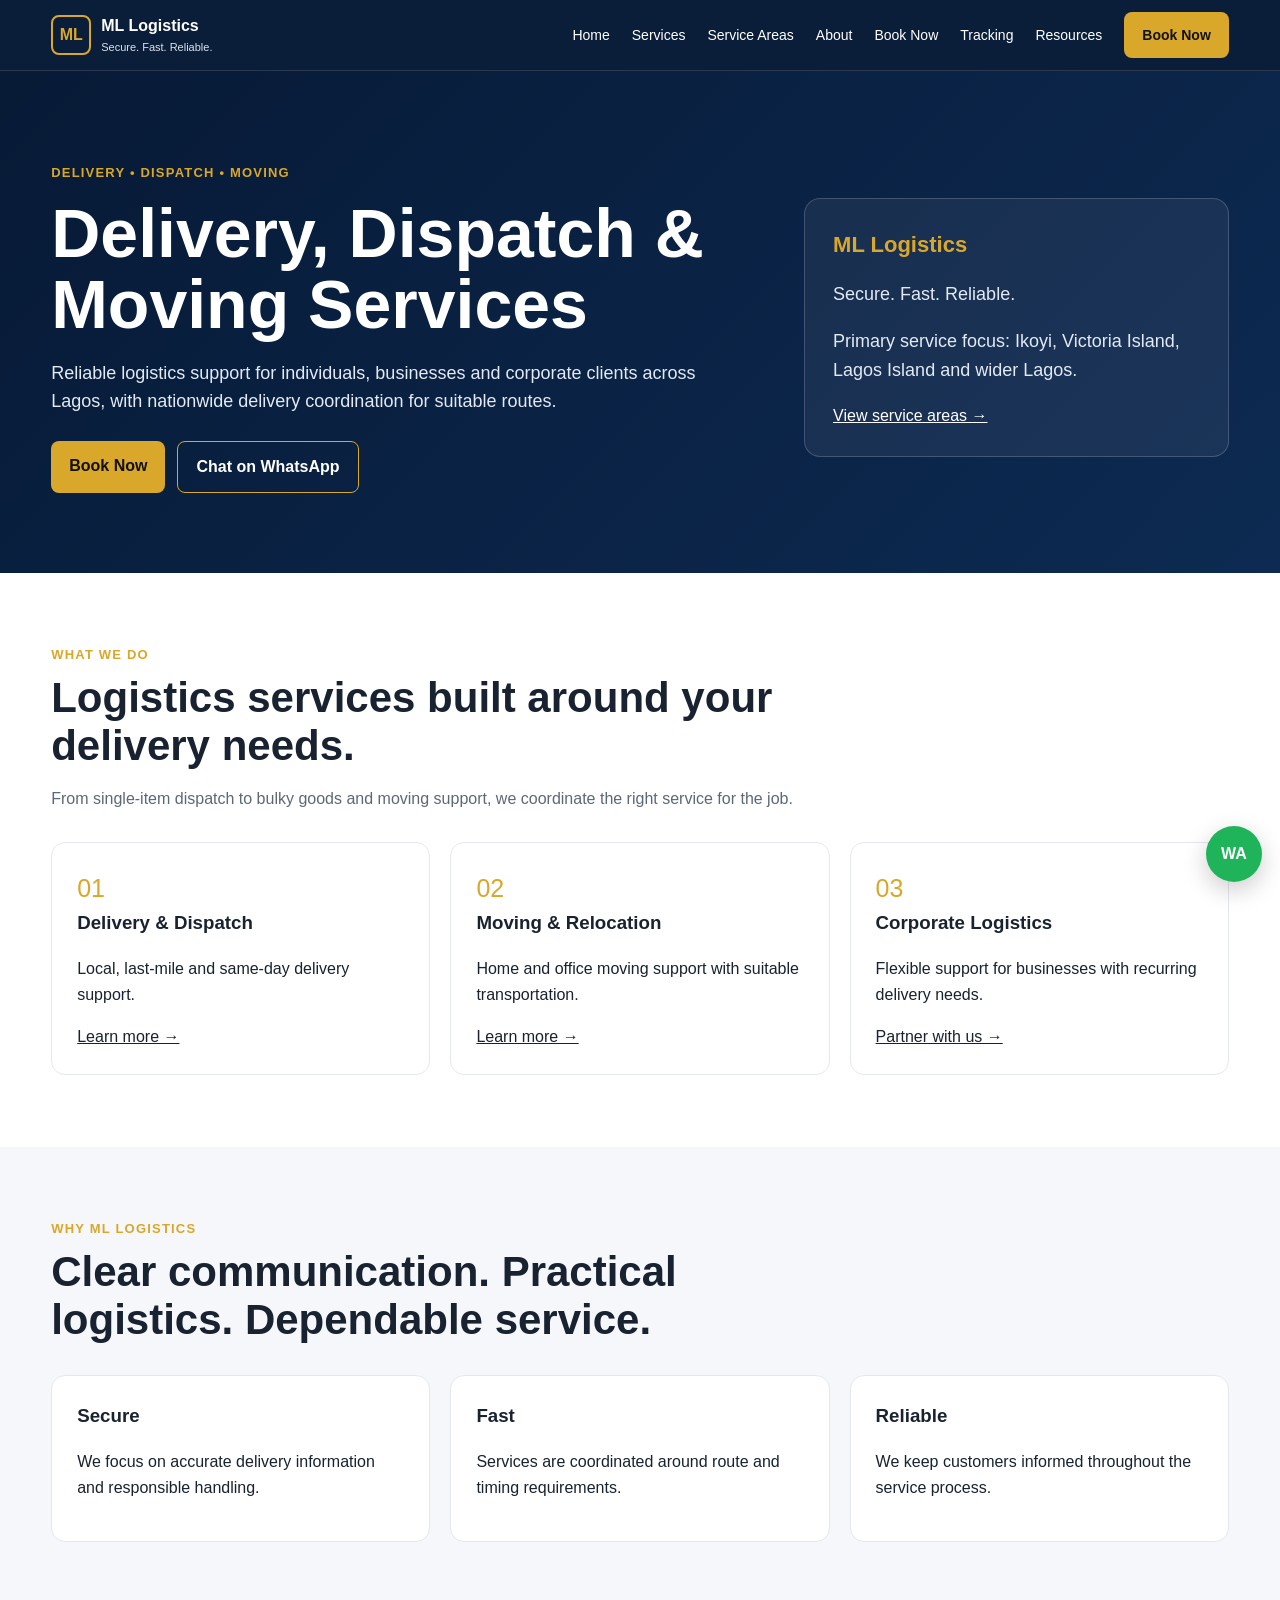
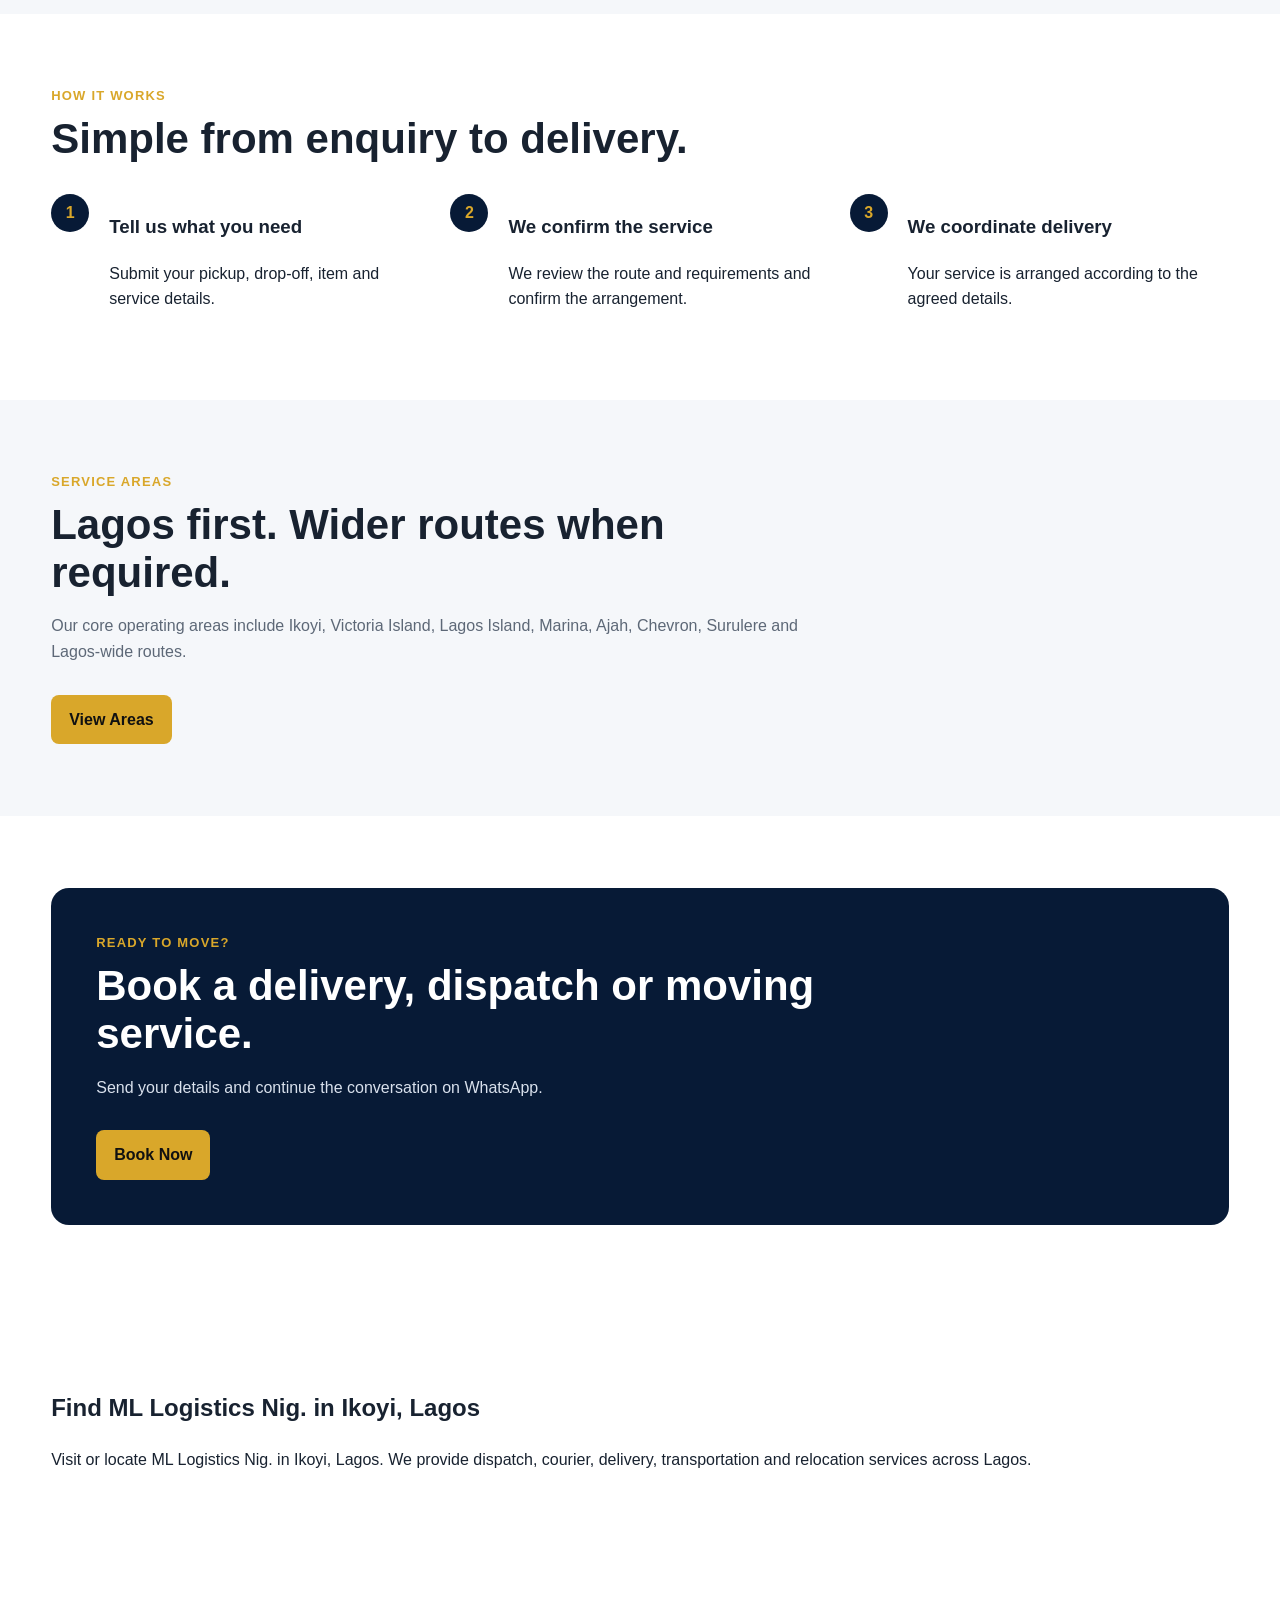
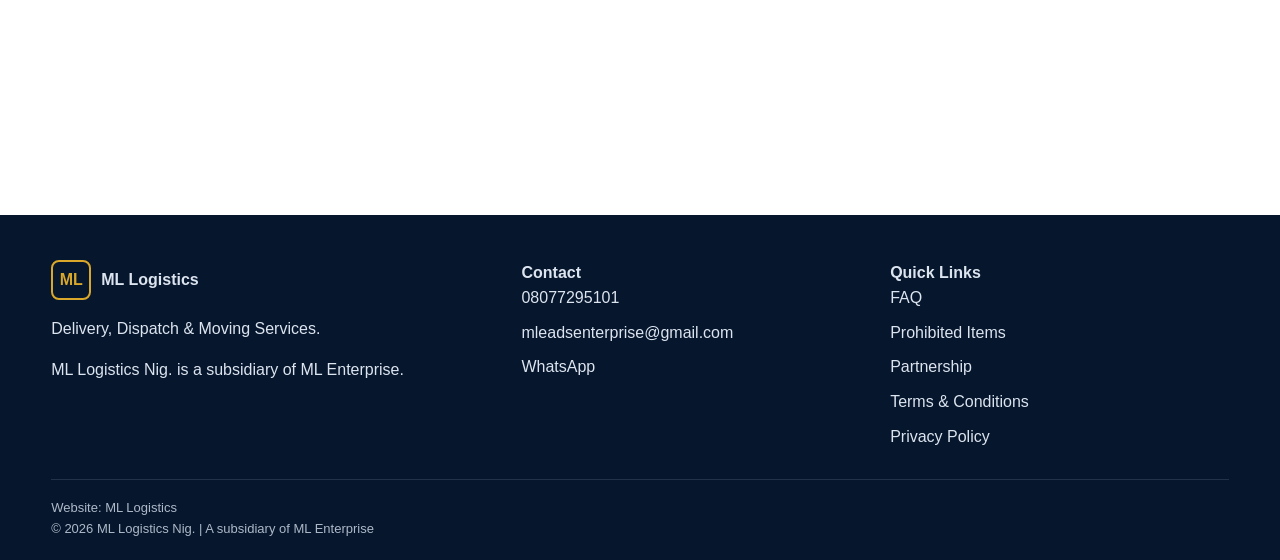
<file: index.html>
<!doctype html>
<html lang="en-NG">
<head>
<meta charset="utf-8"><meta name="viewport" content="width=device-width,initial-scale=1">
<title>ML Logistics | Delivery, Dispatch & Moving Services</title>
<meta name="description" content="ML Logistics provides delivery, dispatch, moving, bulky-goods, van hire and corporate logistics services in Lagos and for suitable nationwide routes.">
<meta name="robots" content="index,follow">
<link rel="canonical" href="https://mllogistics-ng.github.io/mllogistics.ng-website/">
<link rel="manifest" href="site.webmanifest">
<link rel="stylesheet" href="css/style.css">
<script type="application/ld+json">{"@context":"https://schema.org","@type":"LocalBusiness","name":"ML Logistics Nig.","brand":"ML Logistics","telephone":"+2348077295101","email":"mleadsenterprise@gmail.com","url":"https://mllogistics-ng.github.io/mllogistics.ng-website/","areaServed":["Ikoyi","Victoria Island","Lagos Island","Marina","Ajah","Chevron","Surulere","Lagos"],"description":"Delivery, Dispatch & Moving Services."}</script>
</head>
<body>
<header><div class="container nav"><a class="brand" href="index.html"><span class="logo">ML</span><span>ML Logistics<small>Secure. Fast. Reliable.</small></span></a>
<button class="menu" aria-label="Open menu" aria-expanded="false">☰</button>
<nav class="navlinks"><a href="index.html">Home</a><a href="pages/services.html">Services</a><a href="pages/service-areas.html">Service Areas</a><a href="pages/about.html">About</a><a href="pages/book-now.html">Book Now</a><a href="pages/tracking.html">Tracking</a><a href="resources/index.html">Resources</a><a class="btn" href="pages/book-now.html">Book Now</a></nav></div></header>
<main>
<section class="hero"><div class="container hero-grid"><div><div class="eyebrow">Delivery • Dispatch • Moving</div><h1>Delivery, Dispatch & Moving Services</h1><p>Reliable logistics support for individuals, businesses and corporate clients across Lagos, with nationwide delivery coordination for suitable routes.</p><div class="actions"><a class="btn" href="pages/book-now.html">Book Now</a><a class="btn outline" href="https://wa.me/2348077295101">Chat on WhatsApp</a></div></div><div class="hero-card"><strong>ML Logistics</strong><p>Secure. Fast. Reliable.</p><p>Primary service focus: Ikoyi, Victoria Island, Lagos Island and wider Lagos.</p><a href="pages/service-areas.html">View service areas →</a></div></div></section>
<section><div class="container"><div class="section-head"><div class="eyebrow">What We Do</div><h2>Logistics services built around your delivery needs.</h2><p>From single-item dispatch to bulky goods and moving support, we coordinate the right service for the job.</p></div><div class="grid">
<div class="card"><div class="icon">01</div><h3>Delivery & Dispatch</h3><p>Local, last-mile and same-day delivery support.</p><a href="pages/services.html">Learn more →</a></div>
<div class="card"><div class="icon">02</div><h3>Moving & Relocation</h3><p>Home and office moving support with suitable transportation.</p><a href="pages/services.html">Learn more →</a></div>
<div class="card"><div class="icon">03</div><h3>Corporate Logistics</h3><p>Flexible support for businesses with recurring delivery needs.</p><a href="pages/partnership.html">Partner with us →</a></div>
</div></div></section>
<section class="light"><div class="container"><div class="section-head"><div class="eyebrow">Why ML Logistics</div><h2>Clear communication. Practical logistics. Dependable service.</h2></div><div class="grid"><div class="card"><h3>Secure</h3><p>We focus on accurate delivery information and responsible handling.</p></div><div class="card"><h3>Fast</h3><p>Services are coordinated around route and timing requirements.</p></div><div class="card"><h3>Reliable</h3><p>We keep customers informed throughout the service process.</p></div></div></div></section>
<section><div class="container"><div class="section-head"><div class="eyebrow">How It Works</div><h2>Simple from enquiry to delivery.</h2></div><div class="grid steps"><div class="step"><h3>Tell us what you need</h3><p>Submit your pickup, drop-off, item and service details.</p></div><div class="step"><h3>We confirm the service</h3><p>We review the route and requirements and confirm the arrangement.</p></div><div class="step"><h3>We coordinate delivery</h3><p>Your service is arranged according to the agreed details.</p></div></div></div></section>
<section class="light"><div class="container"><div class="section-head"><div class="eyebrow">Service Areas</div><h2>Lagos first. Wider routes when required.</h2><p>Our core operating areas include Ikoyi, Victoria Island, Lagos Island, Marina, Ajah, Chevron, Surulere and Lagos-wide routes.</p></div><a class="btn" href="pages/service-areas.html">View Areas</a></div></section>
<section><div class="container cta"><div class="section-head"><div class="eyebrow">Ready to Move?</div><h2>Book a delivery, dispatch or moving service.</h2><p>Send your details and continue the conversation on WhatsApp.</p></div><a class="btn" href="pages/book-now.html">Book Now</a></div></section>
</main>
<section class="location-section">
  <div class="container">
    <h2>Find ML Logistics Nig. in Ikoyi, Lagos</h2>
    <p>Visit or locate ML Logistics Nig. in Ikoyi, Lagos. We provide dispatch, courier, delivery, transportation and relocation services across Lagos.</p>

    <div class="map-container">
      <iframe
        src="https://www.google.com/maps/embed?pb=!1m18!1m12!1m3!1d3964.591703380922!2d3.4096207740454254!3d6.446435924056023!2m3!1f0!2f0!3f0!3m2!1i1024!2i768!4f13.1!3m3!1m2!1s0x291434723318e587%3A0x10c034db7e36f654!2sML%20Logistics%20Nig.!5e0!3m2!1sen!2sng!4v1790539161262!5m2!1sen!2sng"
        style="border:0;"
        allowfullscreen=""
        loading="lazy"
        referrerpolicy="strict-origin-when-cross-origin">
      </iframe>
    </div>
  </div>
</section>
<style>
  .map-container {
  width: 100%;
  max-width: 100%;
  overflow: hidden;
  border-radius: 12px;
  margin-top: 20px;
}

.map-container iframe {
  width: 100%;
  height: 250px;
  border: 0;
  display: block;
}
@media (max-width: 600px) {
  .map-container iframe {
    height: 220px;
  }
}
</style>
<footer><div class="container footer-grid"><div><div class="brand"><span class="logo">ML</span><span>ML Logistics</span></div><p>Delivery, Dispatch & Moving Services.</p><p>ML Logistics Nig. is a subsidiary of ML Enterprise.</p></div>
<div><strong>Contact</strong><div class="footer-links"><a href="tel:+2348077295101">08077295101</a><a href="mailto:mleadsenterprise@gmail.com">mleadsenterprise@gmail.com</a><a href="https://wa.me/2348077295101">WhatsApp</a></div></div>
<div><strong>Quick Links</strong><div class="footer-links"><a href="pages/faq.html">FAQ</a><a href="pages/prohibited-items.html">Prohibited Items</a><a href="pages/partnership.html">Partnership</a><a href="pages/terms.html">Terms & Conditions</a><a href="pages/privacy-policy.html">Privacy Policy</a></div></div></div>
<div class="container copyright"><div>Website: ML Logistics</div><div>© 2026 ML Logistics Nig. | A subsidiary of ML Enterprise</div></div></footer>
<a class="wa" href="https://wa.me/2348077295101" aria-label="Chat with ML Logistics on WhatsApp">WA</a>
<script src="js/main.js"></script>
</body></html>
</file>
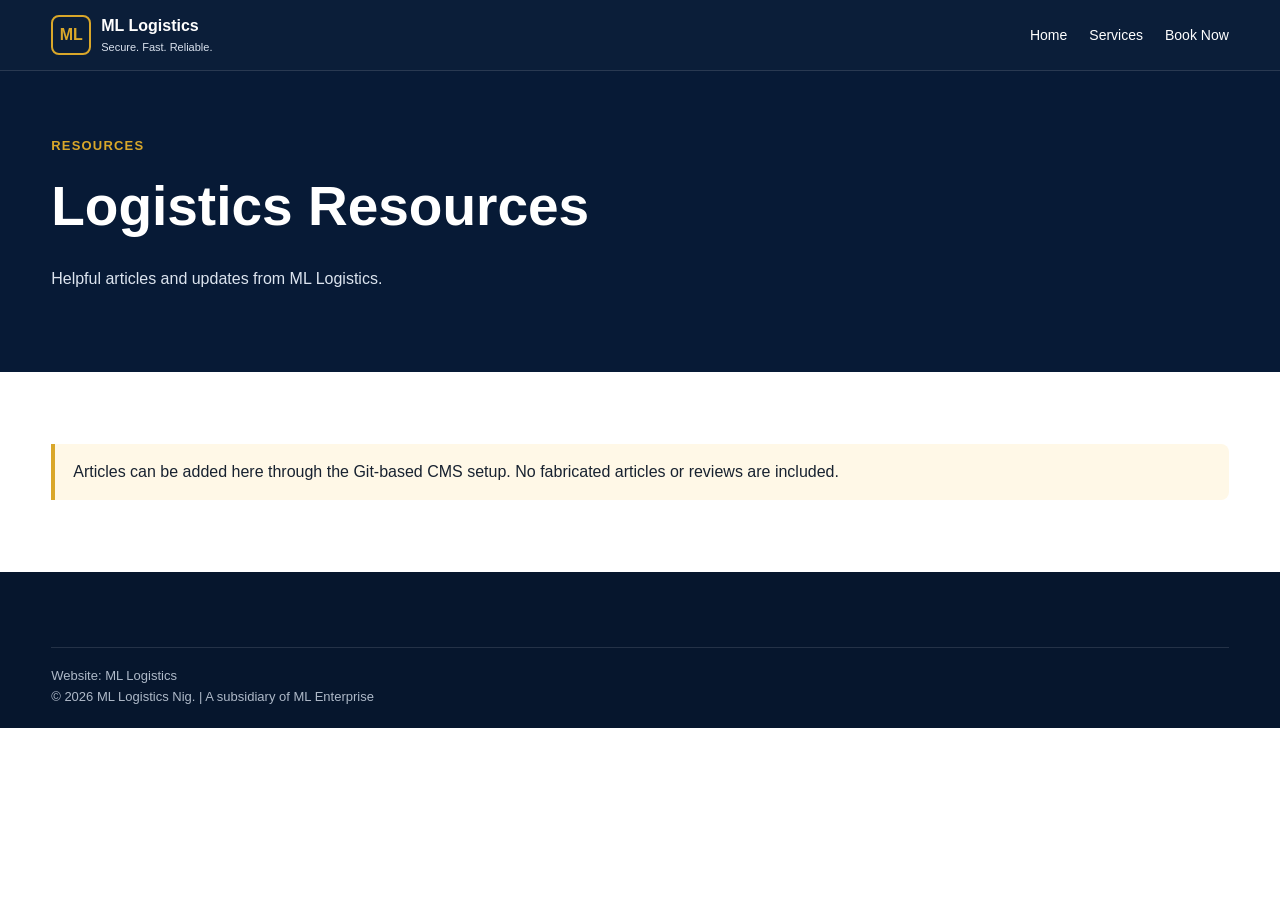
<file: resources/index.html>
<!doctype html><html lang="en-NG"><head><meta charset="utf-8"><meta name="viewport" content="width=device-width,initial-scale=1"><title>Resources | ML Logistics</title><meta name="description" content="Logistics resources and articles from ML Logistics."><link rel="stylesheet" href="../css/style.css"></head><body>
<header><div class="container nav"><a class="brand" href="../index.html"><span class="logo">ML</span><span>ML Logistics<small>Secure. Fast. Reliable.</small></span></a><nav class="navlinks" style="display:flex"><a href="../index.html">Home</a><a href="../pages/services.html">Services</a><a href="../pages/book-now.html">Book Now</a></nav></div></header>
<main><div class="page-hero"><div class="container"><div class="eyebrow">Resources</div><h1>Logistics Resources</h1><p>Helpful articles and updates from ML Logistics.</p></div></div><section><div class="container"><div class="notice">Articles can be added here through the Git-based CMS setup. No fabricated articles or reviews are included.</div></div></section></main>
<footer><div class="container copyright"><div>Website: ML Logistics</div><div>© 2026 ML Logistics Nig. | A subsidiary of ML Enterprise</div></div></footer></body></html>
</file>
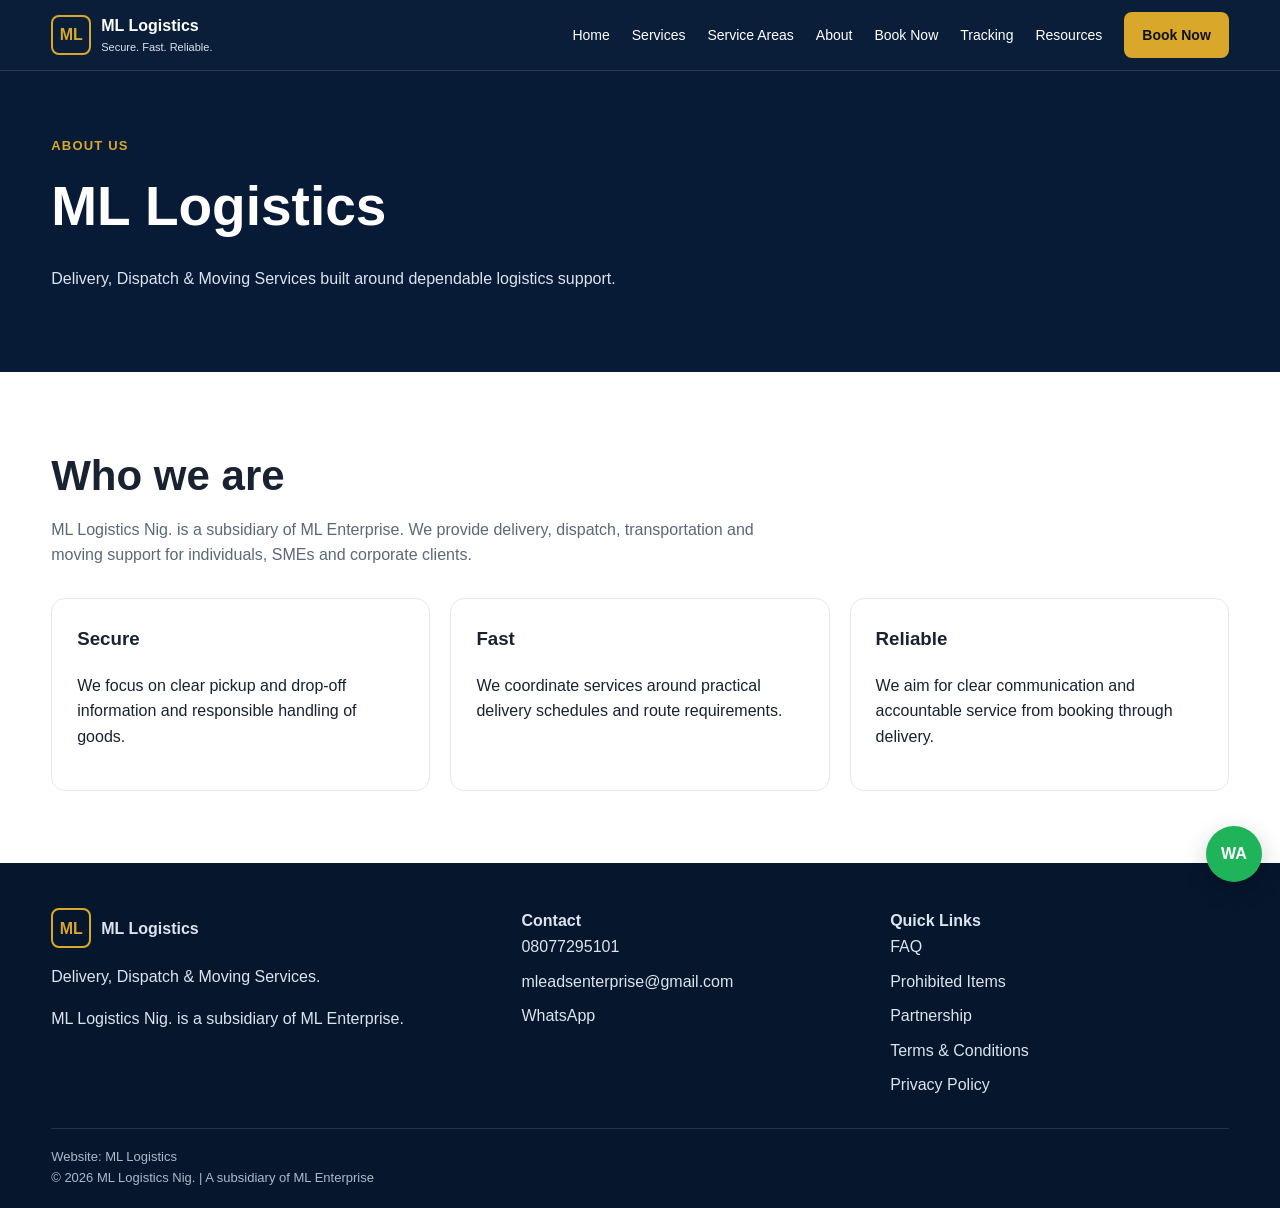
<file: pages/about.html>
<!doctype html>
<html lang="en-NG">
<head>
<meta charset="utf-8"><meta name="viewport" content="width=device-width,initial-scale=1">
<title>About ML Logistics</title><meta name="description" content="ML Logistics — Delivery, Dispatch & Moving Services in Lagos.">
<link rel="canonical" href="https://mllogistics-ng.github.io/mllogistics.ng-website/">
<link rel="stylesheet" href="../css/style.css">
<link rel="manifest" href="../site.webmanifest">
<script type="application/ld+json">{"@context":"https://schema.org","@type":"LocalBusiness","name":"ML Logistics Nig.","brand":"ML Logistics","telephone":"+2348077295101","email":"mleadsenterprise@gmail.com","areaServed":["Ikoyi","Victoria Island","Lagos Island","Lagos","Nigeria"],"description":"Delivery, Dispatch & Moving Services."}</script>
</head><body>
<header><div class="container nav"><a class="brand" href="../index.html"><span class="logo">ML</span><span>ML Logistics<small>Secure. Fast. Reliable.</small></span></a>
<button class="menu" aria-label="Open menu" aria-expanded="false">☰</button>
<nav class="navlinks"><a href="../index.html">Home</a><a href="services.html">Services</a><a href="service-areas.html">Service Areas</a><a href="about.html">About</a><a href="book-now.html">Book Now</a><a href="tracking.html">Tracking</a><a href="../resources/index.html">Resources</a><a class="btn" href="book-now.html">Book Now</a></nav></div></header>
<main><div class="page-hero"><div class="container"><div class="eyebrow">About Us</div><h1>ML Logistics</h1><p>Delivery, Dispatch & Moving Services built around dependable logistics support.</p></div></div><section><div class="container"><div class="section-head"><h2>Who we are</h2><p>ML Logistics Nig. is a subsidiary of ML Enterprise. We provide delivery, dispatch, transportation and moving support for individuals, SMEs and corporate clients.</p></div><div class="grid"><div class="card"><h3>Secure</h3><p>We focus on clear pickup and drop-off information and responsible handling of goods.</p></div><div class="card"><h3>Fast</h3><p>We coordinate services around practical delivery schedules and route requirements.</p></div><div class="card"><h3>Reliable</h3><p>We aim for clear communication and accountable service from booking through delivery.</p></div></div></div></section></main>
<footer><div class="container footer-grid"><div><div class="brand"><span class="logo">ML</span><span>ML Logistics</span></div><p>Delivery, Dispatch & Moving Services.</p><p>ML Logistics Nig. is a subsidiary of ML Enterprise.</p></div>
<div><strong>Contact</strong><div class="footer-links"><a href="tel:+2348077295101">08077295101</a><a href="mailto:mleadsenterprise@gmail.com">mleadsenterprise@gmail.com</a><a href="https://wa.me/2348077295101">WhatsApp</a></div></div>
<div><strong>Quick Links</strong><div class="footer-links"><a href="faq.html">FAQ</a><a href="prohibited-items.html">Prohibited Items</a><a href="partnership.html">Partnership</a><a href="terms.html">Terms & Conditions</a><a href="privacy-policy.html">Privacy Policy</a></div></div></div>
<div class="container copyright"><div>Website: ML Logistics</div><div>© 2026 ML Logistics Nig. | A subsidiary of ML Enterprise</div></div></footer>
<a class="wa" href="https://wa.me/2348077295101" aria-label="Chat with ML Logistics on WhatsApp">WA</a>
<script src="../js/main.js"></script></body></html>
</file>
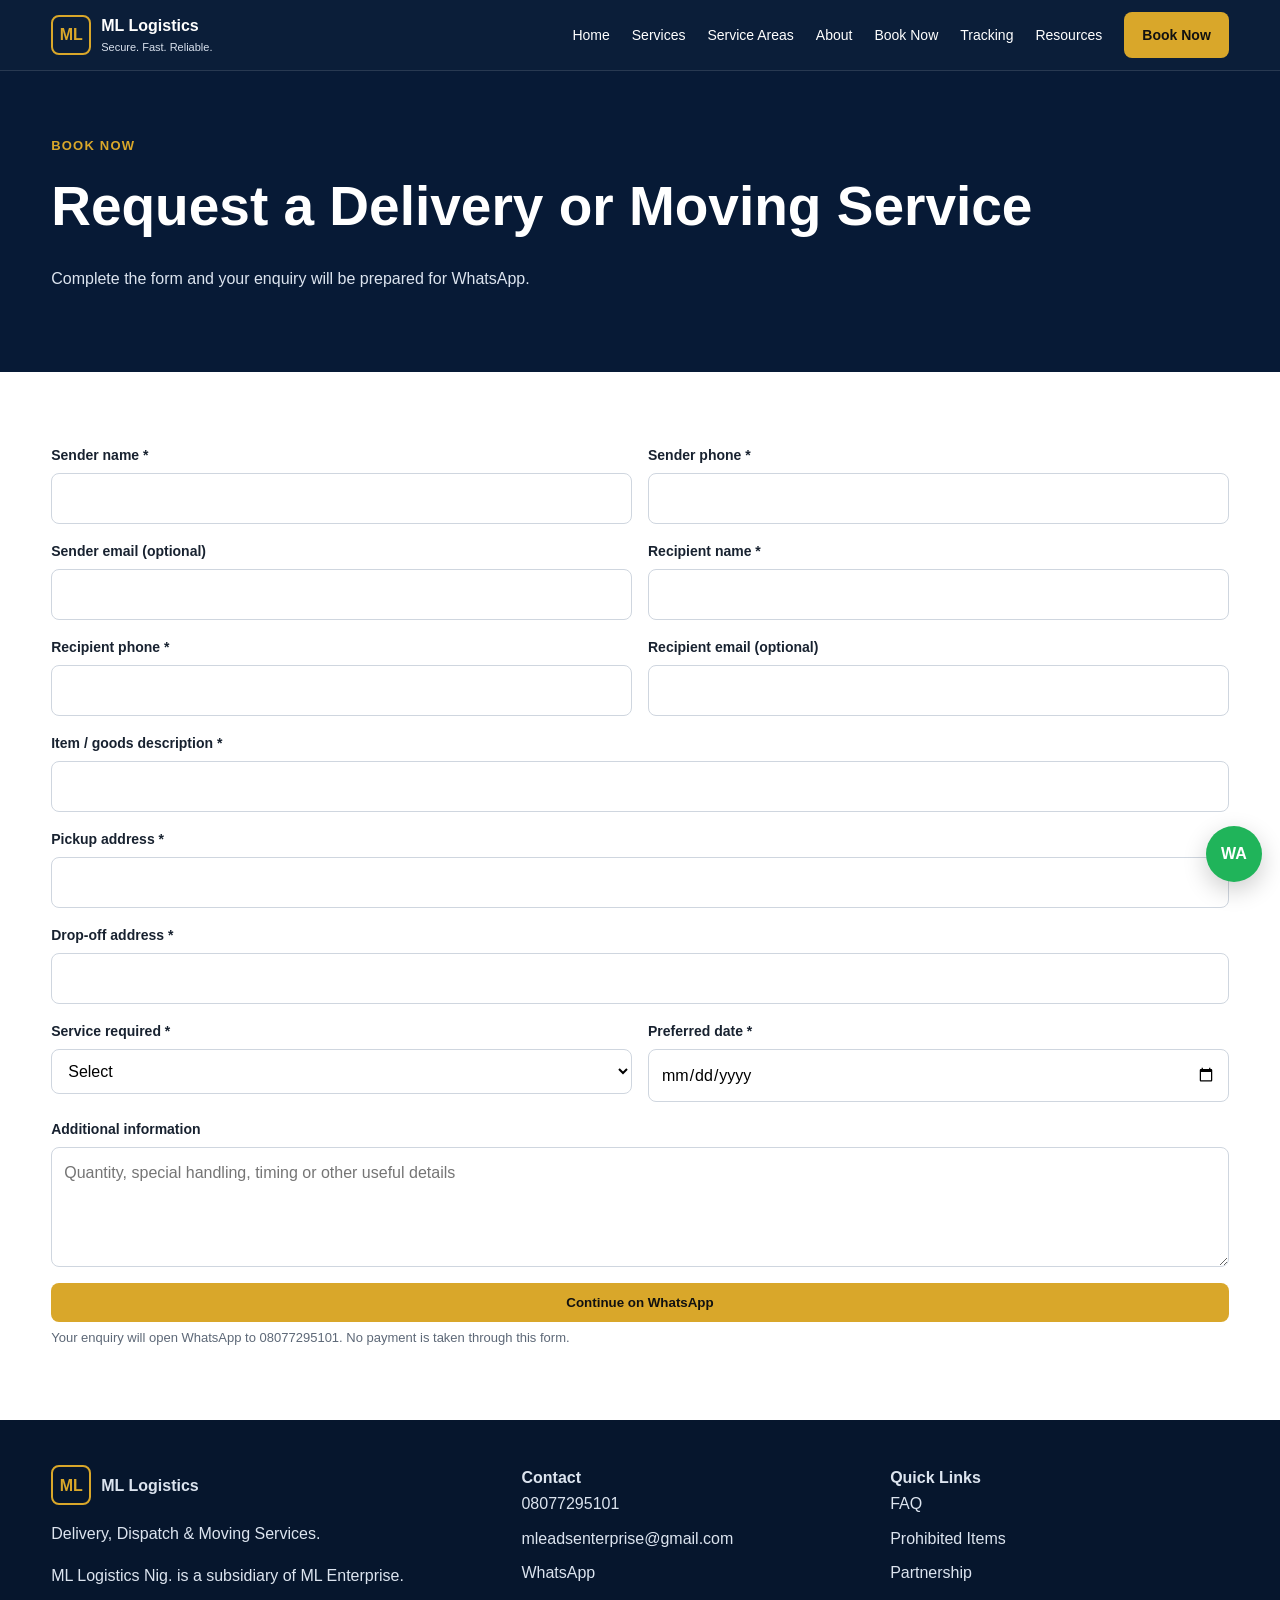
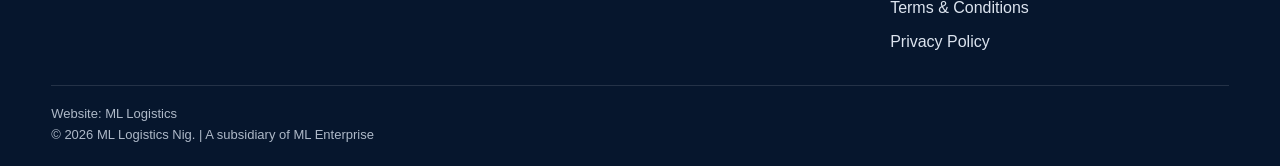
<file: pages/book-now.html>
<!doctype html>
<html lang="en-NG">
<head>
<meta charset="utf-8"><meta name="viewport" content="width=device-width,initial-scale=1">
<title>Book Now | ML Logistics</title><meta name="description" content="ML Logistics — Delivery, Dispatch & Moving Services in Lagos.">
<link rel="canonical" href="https://mllogistics-ng.github.io/mllogistics.ng-website/">
<link rel="stylesheet" href="../css/style.css">
<link rel="manifest" href="../site.webmanifest">
<script type="application/ld+json">{"@context":"https://schema.org","@type":"LocalBusiness","name":"ML Logistics Nig.","brand":"ML Logistics","telephone":"+2348077295101","email":"mleadsenterprise@gmail.com","areaServed":["Ikoyi","Victoria Island","Lagos Island","Lagos","Nigeria"],"description":"Delivery, Dispatch & Moving Services."}</script>
</head><body>
<header><div class="container nav"><a class="brand" href="../index.html"><span class="logo">ML</span><span>ML Logistics<small>Secure. Fast. Reliable.</small></span></a>
<button class="menu" aria-label="Open menu" aria-expanded="false">☰</button>
<nav class="navlinks"><a href="../index.html">Home</a><a href="services.html">Services</a><a href="service-areas.html">Service Areas</a><a href="about.html">About</a><a href="book-now.html">Book Now</a><a href="tracking.html">Tracking</a><a href="../resources/index.html">Resources</a><a class="btn" href="book-now.html">Book Now</a></nav></div></header>
<main><div class="page-hero"><div class="container"><div class="eyebrow">Book Now</div><h1>Request a Delivery or Moving Service</h1><p>Complete the form and your enquiry will be prepared for WhatsApp.</p></div></div><section><div class="container"><form class="form" onsubmit="sendBooking(event)">
<div class="field"><label>Sender name *</label><input name="sender_name" required></div><div class="field"><label>Sender phone *</label><input name="sender_phone" required></div>
<div class="field"><label>Sender email (optional)</label><input type="email" name="sender_email"></div><div class="field"><label>Recipient name *</label><input name="recipient_name" required></div>
<div class="field"><label>Recipient phone *</label><input name="recipient_phone" required></div><div class="field"><label>Recipient email (optional)</label><input type="email" name="recipient_email"></div>
<div class="field full"><label>Item / goods description *</label><input name="item" required></div><div class="field full"><label>Pickup address *</label><input name="pickup" required></div>
<div class="field full"><label>Drop-off address *</label><input name="dropoff" required></div><div class="field"><label>Service required *</label><select name="service" required><option value="">Select</option><option>Delivery / Dispatch</option><option>Bulky Goods Delivery</option><option>Moving / Relocation</option><option>Van Hire</option><option>Corporate Logistics</option><option>Nationwide Delivery</option></select></div>
<div class="field"><label>Preferred date *</label><input type="date" name="date" required></div><div class="field full"><label>Additional information</label><textarea name="notes" placeholder="Quantity, special handling, timing or other useful details"></textarea></div>
<div class="field full"><button class="btn" type="submit">Continue on WhatsApp</button><span class="note">Your enquiry will open WhatsApp to 08077295101. No payment is taken through this form.</span></div></form></div></section></main>
<footer><div class="container footer-grid"><div><div class="brand"><span class="logo">ML</span><span>ML Logistics</span></div><p>Delivery, Dispatch & Moving Services.</p><p>ML Logistics Nig. is a subsidiary of ML Enterprise.</p></div>
<div><strong>Contact</strong><div class="footer-links"><a href="tel:+2348077295101">08077295101</a><a href="mailto:mleadsenterprise@gmail.com">mleadsenterprise@gmail.com</a><a href="https://wa.me/2348077295101">WhatsApp</a></div></div>
<div><strong>Quick Links</strong><div class="footer-links"><a href="faq.html">FAQ</a><a href="prohibited-items.html">Prohibited Items</a><a href="partnership.html">Partnership</a><a href="terms.html">Terms & Conditions</a><a href="privacy-policy.html">Privacy Policy</a></div></div></div>
<div class="container copyright"><div>Website: ML Logistics</div><div>© 2026 ML Logistics Nig. | A subsidiary of ML Enterprise</div></div></footer>
<a class="wa" href="https://wa.me/2348077295101" aria-label="Chat with ML Logistics on WhatsApp">WA</a>
<script src="../js/main.js"></script></body></html>
</file>
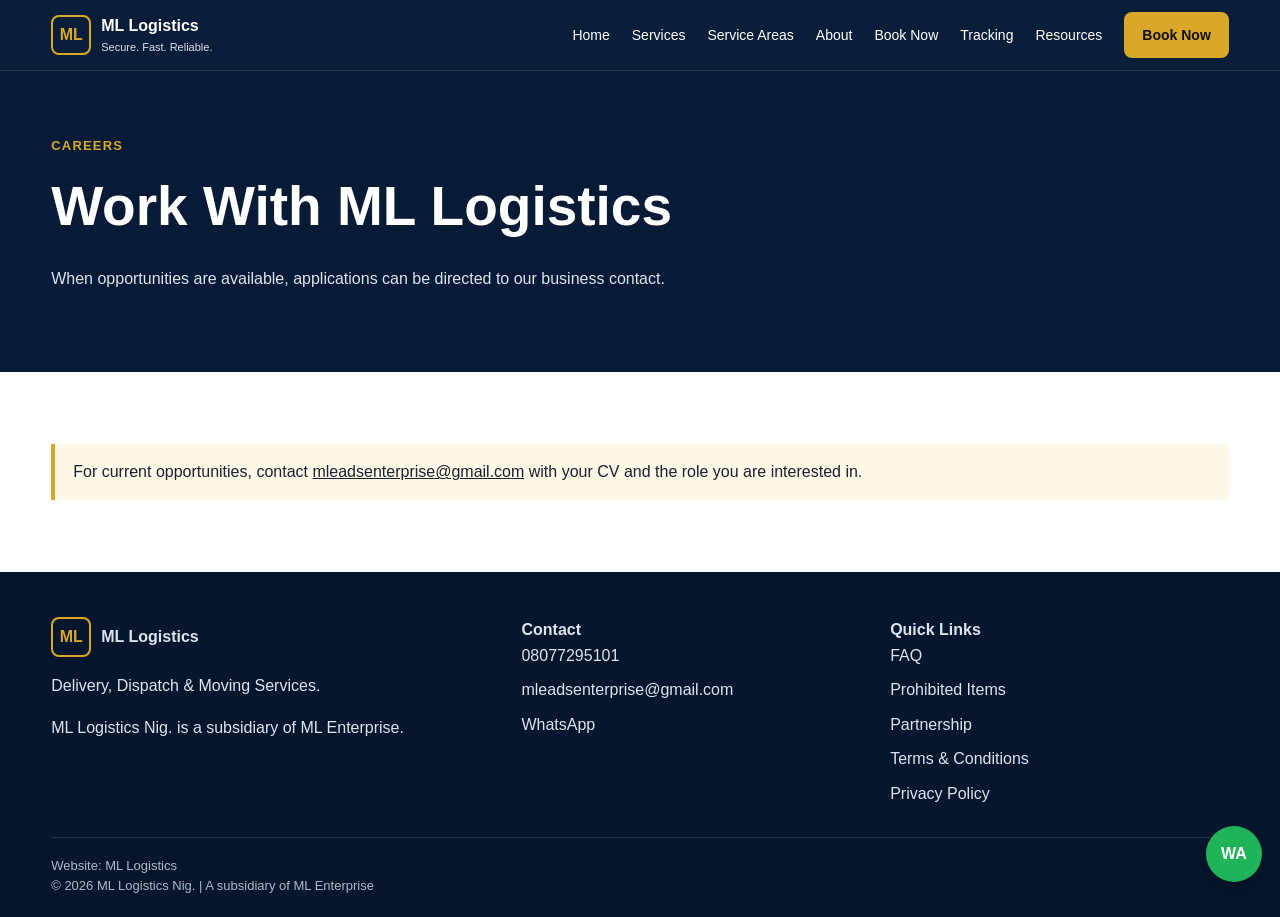
<file: pages/careers.html>
<!doctype html>
<html lang="en-NG">
<head>
<meta charset="utf-8"><meta name="viewport" content="width=device-width,initial-scale=1">
<title>Careers | ML Logistics</title><meta name="description" content="ML Logistics — Delivery, Dispatch & Moving Services in Lagos.">
<link rel="canonical" href="https://mllogistics-ng.github.io/mllogistics.ng-website/">
<link rel="stylesheet" href="../css/style.css">
<link rel="manifest" href="../site.webmanifest">
<script type="application/ld+json">{"@context":"https://schema.org","@type":"LocalBusiness","name":"ML Logistics Nig.","brand":"ML Logistics","telephone":"+2348077295101","email":"mleadsenterprise@gmail.com","areaServed":["Ikoyi","Victoria Island","Lagos Island","Lagos","Nigeria"],"description":"Delivery, Dispatch & Moving Services."}</script>
</head><body>
<header><div class="container nav"><a class="brand" href="../index.html"><span class="logo">ML</span><span>ML Logistics<small>Secure. Fast. Reliable.</small></span></a>
<button class="menu" aria-label="Open menu" aria-expanded="false">☰</button>
<nav class="navlinks"><a href="../index.html">Home</a><a href="services.html">Services</a><a href="service-areas.html">Service Areas</a><a href="about.html">About</a><a href="book-now.html">Book Now</a><a href="tracking.html">Tracking</a><a href="../resources/index.html">Resources</a><a class="btn" href="book-now.html">Book Now</a></nav></div></header>
<main><div class="page-hero"><div class="container"><div class="eyebrow">Careers</div><h1>Work With ML Logistics</h1><p>When opportunities are available, applications can be directed to our business contact.</p></div></div><section><div class="container"><div class="notice">For current opportunities, contact <a href="mailto:mleadsenterprise@gmail.com">mleadsenterprise@gmail.com</a> with your CV and the role you are interested in.</div></div></section></main>
<footer><div class="container footer-grid"><div><div class="brand"><span class="logo">ML</span><span>ML Logistics</span></div><p>Delivery, Dispatch & Moving Services.</p><p>ML Logistics Nig. is a subsidiary of ML Enterprise.</p></div>
<div><strong>Contact</strong><div class="footer-links"><a href="tel:+2348077295101">08077295101</a><a href="mailto:mleadsenterprise@gmail.com">mleadsenterprise@gmail.com</a><a href="https://wa.me/2348077295101">WhatsApp</a></div></div>
<div><strong>Quick Links</strong><div class="footer-links"><a href="faq.html">FAQ</a><a href="prohibited-items.html">Prohibited Items</a><a href="partnership.html">Partnership</a><a href="terms.html">Terms & Conditions</a><a href="privacy-policy.html">Privacy Policy</a></div></div></div>
<div class="container copyright"><div>Website: ML Logistics</div><div>© 2026 ML Logistics Nig. | A subsidiary of ML Enterprise</div></div></footer>
<a class="wa" href="https://wa.me/2348077295101" aria-label="Chat with ML Logistics on WhatsApp">WA</a>
<script src="../js/main.js"></script></body></html>
</file>
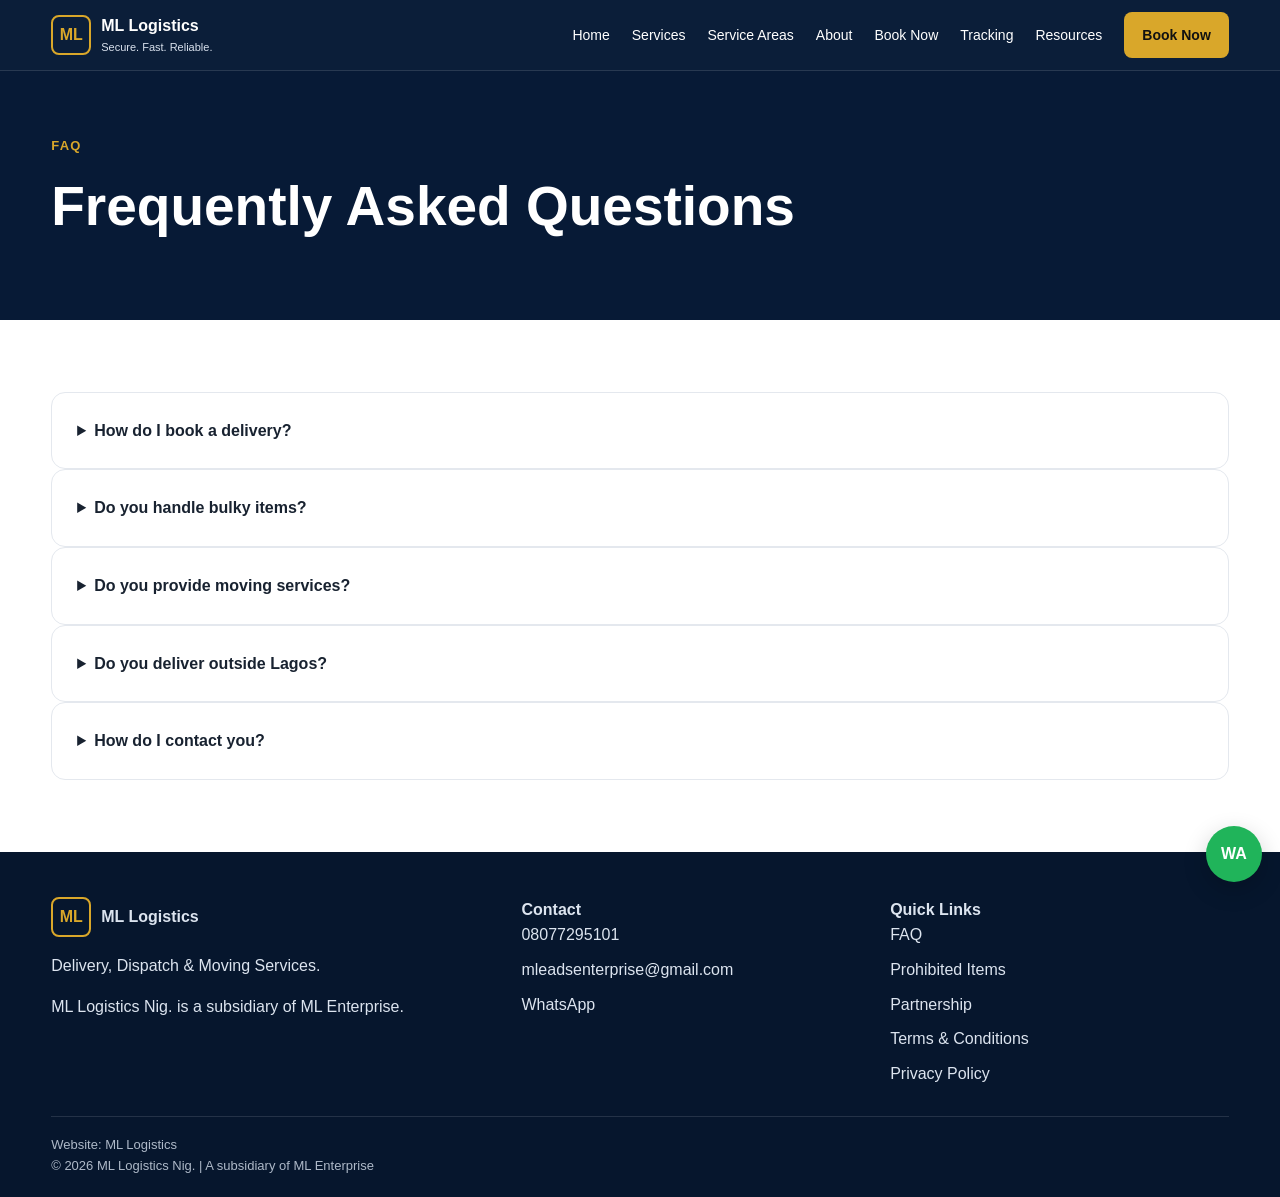
<file: pages/faq.html>
<!doctype html>
<html lang="en-NG">
<head>
<meta charset="utf-8"><meta name="viewport" content="width=device-width,initial-scale=1">
<title>FAQ | ML Logistics</title><meta name="description" content="ML Logistics — Delivery, Dispatch & Moving Services in Lagos.">
<link rel="canonical" href="https://mllogistics-ng.github.io/mllogistics.ng-website/">
<link rel="stylesheet" href="../css/style.css">
<link rel="manifest" href="../site.webmanifest">
<script type="application/ld+json">{"@context":"https://schema.org","@type":"LocalBusiness","name":"ML Logistics Nig.","brand":"ML Logistics","telephone":"+2348077295101","email":"mleadsenterprise@gmail.com","areaServed":["Ikoyi","Victoria Island","Lagos Island","Lagos","Nigeria"],"description":"Delivery, Dispatch & Moving Services."}</script>
</head><body>
<header><div class="container nav"><a class="brand" href="../index.html"><span class="logo">ML</span><span>ML Logistics<small>Secure. Fast. Reliable.</small></span></a>
<button class="menu" aria-label="Open menu" aria-expanded="false">☰</button>
<nav class="navlinks"><a href="../index.html">Home</a><a href="services.html">Services</a><a href="service-areas.html">Service Areas</a><a href="about.html">About</a><a href="book-now.html">Book Now</a><a href="tracking.html">Tracking</a><a href="../resources/index.html">Resources</a><a class="btn" href="book-now.html">Book Now</a></nav></div></header>
<main><div class="page-hero"><div class="container"><div class="eyebrow">FAQ</div><h1>Frequently Asked Questions</h1></div></div><section><div class="container">
<details class="card"><summary><strong>How do I book a delivery?</strong></summary><p>Use Book Now, complete the enquiry form and continue to WhatsApp.</p></details>
<details class="card"><summary><strong>Do you handle bulky items?</strong></summary><p>Yes. Bulky-goods transport is available subject to the item, vehicle requirement, route and timing.</p></details>
<details class="card"><summary><strong>Do you provide moving services?</strong></summary><p>Yes. We provide home and office moving/relocation support.</p></details>
<details class="card"><summary><strong>Do you deliver outside Lagos?</strong></summary><p>Nationwide delivery can be coordinated for suitable routes.</p></details>
<details class="card"><summary><strong>How do I contact you?</strong></summary><p>Call 08077295101, email mleadsenterprise@gmail.com or use WhatsApp.</p></details>
</div></section></main>
<footer><div class="container footer-grid"><div><div class="brand"><span class="logo">ML</span><span>ML Logistics</span></div><p>Delivery, Dispatch & Moving Services.</p><p>ML Logistics Nig. is a subsidiary of ML Enterprise.</p></div>
<div><strong>Contact</strong><div class="footer-links"><a href="tel:+2348077295101">08077295101</a><a href="mailto:mleadsenterprise@gmail.com">mleadsenterprise@gmail.com</a><a href="https://wa.me/2348077295101">WhatsApp</a></div></div>
<div><strong>Quick Links</strong><div class="footer-links"><a href="faq.html">FAQ</a><a href="prohibited-items.html">Prohibited Items</a><a href="partnership.html">Partnership</a><a href="terms.html">Terms & Conditions</a><a href="privacy-policy.html">Privacy Policy</a></div></div></div>
<div class="container copyright"><div>Website: ML Logistics</div><div>© 2026 ML Logistics Nig. | A subsidiary of ML Enterprise</div></div></footer>
<a class="wa" href="https://wa.me/2348077295101" aria-label="Chat with ML Logistics on WhatsApp">WA</a>
<script src="../js/main.js"></script></body></html>
</file>
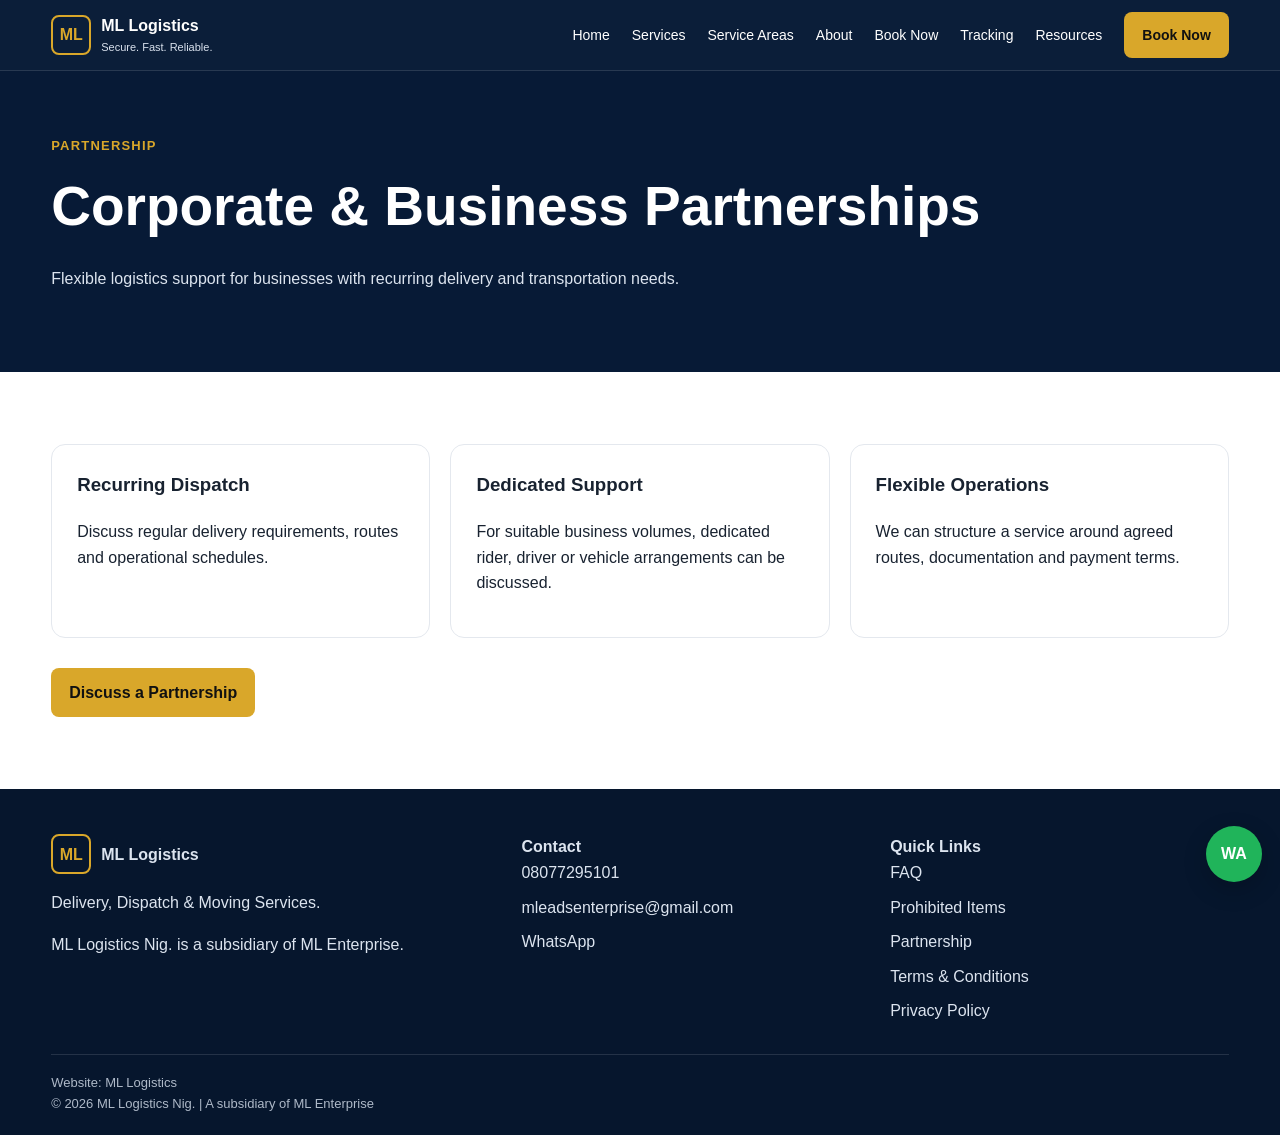
<file: pages/partnership.html>
<!doctype html>
<html lang="en-NG">
<head>
<meta charset="utf-8"><meta name="viewport" content="width=device-width,initial-scale=1">
<title>Partnership | ML Logistics</title><meta name="description" content="ML Logistics — Delivery, Dispatch & Moving Services in Lagos.">
<link rel="canonical" href="https://mllogistics-ng.github.io/mllogistics.ng-website/">
<link rel="stylesheet" href="../css/style.css">
<link rel="manifest" href="../site.webmanifest">
<script type="application/ld+json">{"@context":"https://schema.org","@type":"LocalBusiness","name":"ML Logistics Nig.","brand":"ML Logistics","telephone":"+2348077295101","email":"mleadsenterprise@gmail.com","areaServed":["Ikoyi","Victoria Island","Lagos Island","Lagos","Nigeria"],"description":"Delivery, Dispatch & Moving Services."}</script>
</head><body>
<header><div class="container nav"><a class="brand" href="../index.html"><span class="logo">ML</span><span>ML Logistics<small>Secure. Fast. Reliable.</small></span></a>
<button class="menu" aria-label="Open menu" aria-expanded="false">☰</button>
<nav class="navlinks"><a href="../index.html">Home</a><a href="services.html">Services</a><a href="service-areas.html">Service Areas</a><a href="about.html">About</a><a href="book-now.html">Book Now</a><a href="tracking.html">Tracking</a><a href="../resources/index.html">Resources</a><a class="btn" href="book-now.html">Book Now</a></nav></div></header>
<main><div class="page-hero"><div class="container"><div class="eyebrow">Partnership</div><h1>Corporate & Business Partnerships</h1><p>Flexible logistics support for businesses with recurring delivery and transportation needs.</p></div></div><section><div class="container"><div class="grid"><div class="card"><h3>Recurring Dispatch</h3><p>Discuss regular delivery requirements, routes and operational schedules.</p></div><div class="card"><h3>Dedicated Support</h3><p>For suitable business volumes, dedicated rider, driver or vehicle arrangements can be discussed.</p></div><div class="card"><h3>Flexible Operations</h3><p>We can structure a service around agreed routes, documentation and payment terms.</p></div></div><div style="margin-top:30px"><a class="btn" href="book-now.html">Discuss a Partnership</a></div></div></section></main>
<footer><div class="container footer-grid"><div><div class="brand"><span class="logo">ML</span><span>ML Logistics</span></div><p>Delivery, Dispatch & Moving Services.</p><p>ML Logistics Nig. is a subsidiary of ML Enterprise.</p></div>
<div><strong>Contact</strong><div class="footer-links"><a href="tel:+2348077295101">08077295101</a><a href="mailto:mleadsenterprise@gmail.com">mleadsenterprise@gmail.com</a><a href="https://wa.me/2348077295101">WhatsApp</a></div></div>
<div><strong>Quick Links</strong><div class="footer-links"><a href="faq.html">FAQ</a><a href="prohibited-items.html">Prohibited Items</a><a href="partnership.html">Partnership</a><a href="terms.html">Terms & Conditions</a><a href="privacy-policy.html">Privacy Policy</a></div></div></div>
<div class="container copyright"><div>Website: ML Logistics</div><div>© 2026 ML Logistics Nig. | A subsidiary of ML Enterprise</div></div></footer>
<a class="wa" href="https://wa.me/2348077295101" aria-label="Chat with ML Logistics on WhatsApp">WA</a>
<script src="../js/main.js"></script></body></html>
</file>
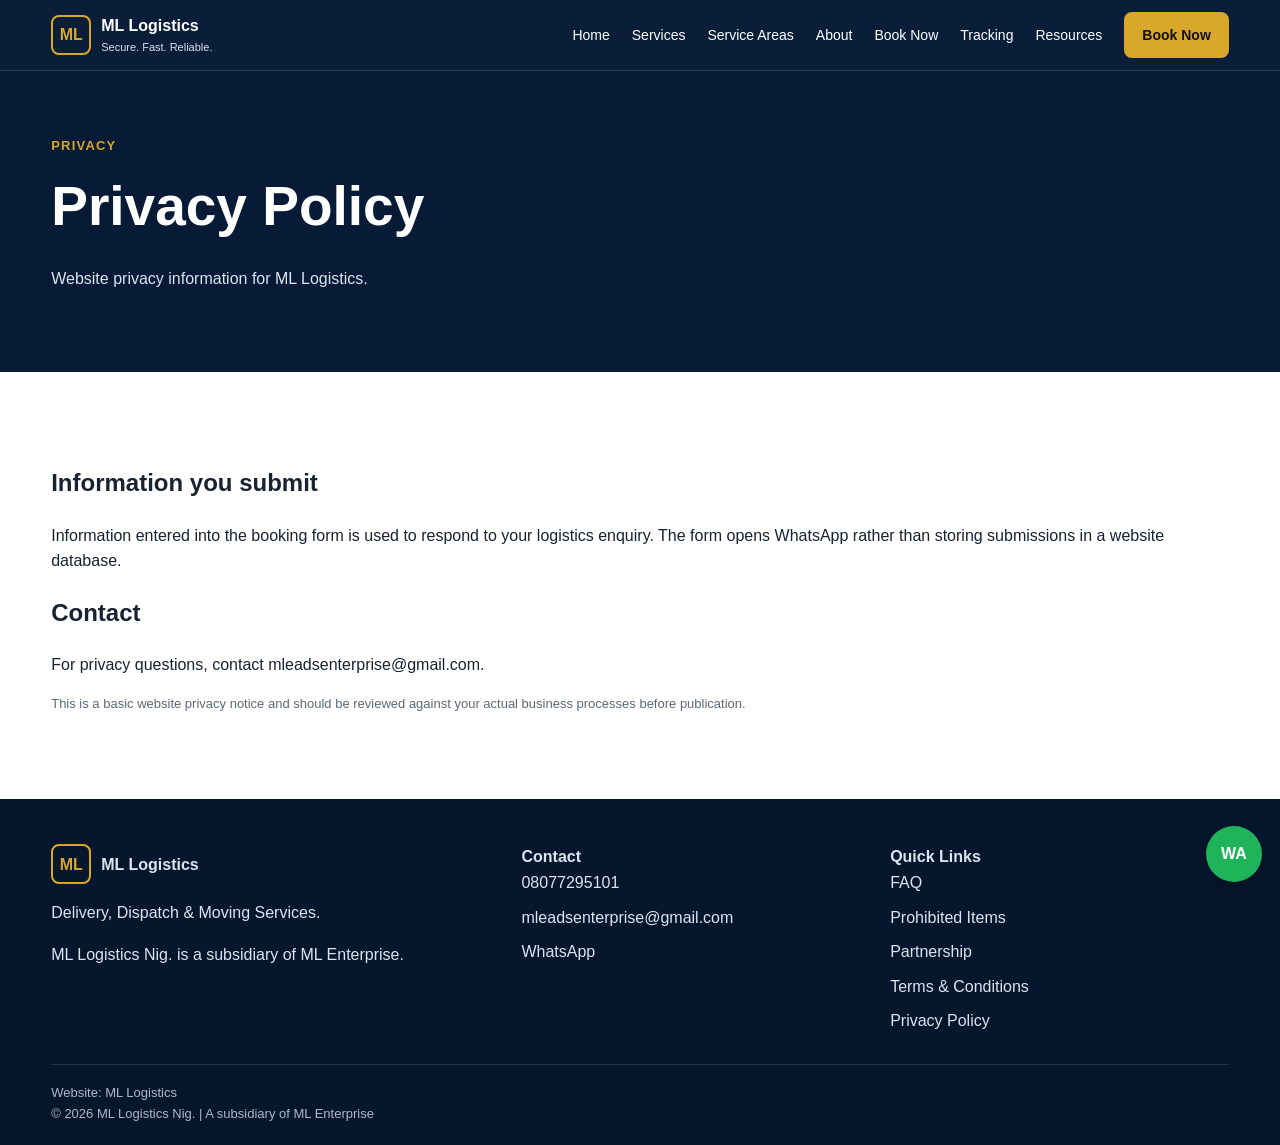
<file: pages/privacy-policy.html>
<!doctype html>
<html lang="en-NG">
<head>
<meta charset="utf-8"><meta name="viewport" content="width=device-width,initial-scale=1">
<title>Privacy Policy | ML Logistics</title><meta name="description" content="ML Logistics — Delivery, Dispatch & Moving Services in Lagos.">
<link rel="canonical" href="https://mllogistics-ng.github.io/mllogistics.ng-website/">
<link rel="stylesheet" href="../css/style.css">
<link rel="manifest" href="../site.webmanifest">
<script type="application/ld+json">{"@context":"https://schema.org","@type":"LocalBusiness","name":"ML Logistics Nig.","brand":"ML Logistics","telephone":"+2348077295101","email":"mleadsenterprise@gmail.com","areaServed":["Ikoyi","Victoria Island","Lagos Island","Lagos","Nigeria"],"description":"Delivery, Dispatch & Moving Services."}</script>
</head><body>
<header><div class="container nav"><a class="brand" href="../index.html"><span class="logo">ML</span><span>ML Logistics<small>Secure. Fast. Reliable.</small></span></a>
<button class="menu" aria-label="Open menu" aria-expanded="false">☰</button>
<nav class="navlinks"><a href="../index.html">Home</a><a href="services.html">Services</a><a href="service-areas.html">Service Areas</a><a href="about.html">About</a><a href="book-now.html">Book Now</a><a href="tracking.html">Tracking</a><a href="../resources/index.html">Resources</a><a class="btn" href="book-now.html">Book Now</a></nav></div></header>
<main><div class="page-hero"><div class="container"><div class="eyebrow">Privacy</div><h1>Privacy Policy</h1><p>Website privacy information for ML Logistics.</p></div></div><section><div class="container"><h2>Information you submit</h2><p>Information entered into the booking form is used to respond to your logistics enquiry. The form opens WhatsApp rather than storing submissions in a website database.</p><h2>Contact</h2><p>For privacy questions, contact mleadsenterprise@gmail.com.</p><p class="note">This is a basic website privacy notice and should be reviewed against your actual business processes before publication.</p></div></section></main>
<footer><div class="container footer-grid"><div><div class="brand"><span class="logo">ML</span><span>ML Logistics</span></div><p>Delivery, Dispatch & Moving Services.</p><p>ML Logistics Nig. is a subsidiary of ML Enterprise.</p></div>
<div><strong>Contact</strong><div class="footer-links"><a href="tel:+2348077295101">08077295101</a><a href="mailto:mleadsenterprise@gmail.com">mleadsenterprise@gmail.com</a><a href="https://wa.me/2348077295101">WhatsApp</a></div></div>
<div><strong>Quick Links</strong><div class="footer-links"><a href="faq.html">FAQ</a><a href="prohibited-items.html">Prohibited Items</a><a href="partnership.html">Partnership</a><a href="terms.html">Terms & Conditions</a><a href="privacy-policy.html">Privacy Policy</a></div></div></div>
<div class="container copyright"><div>Website: ML Logistics</div><div>© 2026 ML Logistics Nig. | A subsidiary of ML Enterprise</div></div></footer>
<a class="wa" href="https://wa.me/2348077295101" aria-label="Chat with ML Logistics on WhatsApp">WA</a>
<script src="../js/main.js"></script></body></html>
</file>
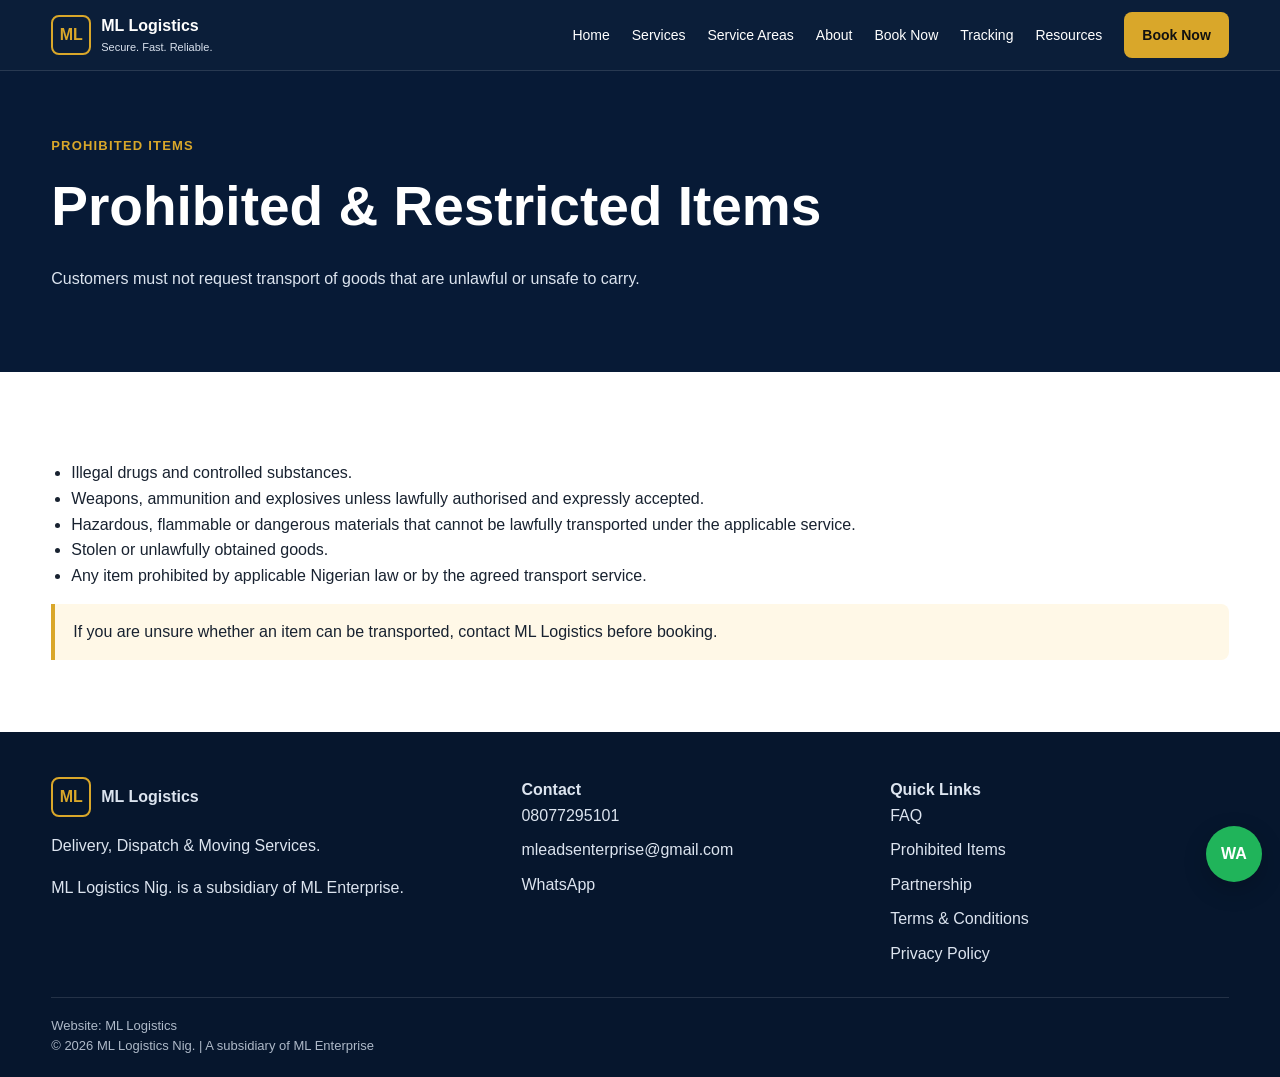
<file: pages/prohibited-items.html>
<!doctype html>
<html lang="en-NG">
<head>
<meta charset="utf-8"><meta name="viewport" content="width=device-width,initial-scale=1">
<title>Prohibited Items | ML Logistics</title><meta name="description" content="ML Logistics — Delivery, Dispatch & Moving Services in Lagos.">
<link rel="canonical" href="https://mllogistics-ng.github.io/mllogistics.ng-website/">
<link rel="stylesheet" href="../css/style.css">
<link rel="manifest" href="../site.webmanifest">
<script type="application/ld+json">{"@context":"https://schema.org","@type":"LocalBusiness","name":"ML Logistics Nig.","brand":"ML Logistics","telephone":"+2348077295101","email":"mleadsenterprise@gmail.com","areaServed":["Ikoyi","Victoria Island","Lagos Island","Lagos","Nigeria"],"description":"Delivery, Dispatch & Moving Services."}</script>
</head><body>
<header><div class="container nav"><a class="brand" href="../index.html"><span class="logo">ML</span><span>ML Logistics<small>Secure. Fast. Reliable.</small></span></a>
<button class="menu" aria-label="Open menu" aria-expanded="false">☰</button>
<nav class="navlinks"><a href="../index.html">Home</a><a href="services.html">Services</a><a href="service-areas.html">Service Areas</a><a href="about.html">About</a><a href="book-now.html">Book Now</a><a href="tracking.html">Tracking</a><a href="../resources/index.html">Resources</a><a class="btn" href="book-now.html">Book Now</a></nav></div></header>
<main><div class="page-hero"><div class="container"><div class="eyebrow">Prohibited Items</div><h1>Prohibited & Restricted Items</h1><p>Customers must not request transport of goods that are unlawful or unsafe to carry.</p></div></div><section><div class="container"><ul class="list"><li>Illegal drugs and controlled substances.</li><li>Weapons, ammunition and explosives unless lawfully authorised and expressly accepted.</li><li>Hazardous, flammable or dangerous materials that cannot be lawfully transported under the applicable service.</li><li>Stolen or unlawfully obtained goods.</li><li>Any item prohibited by applicable Nigerian law or by the agreed transport service.</li></ul><div class="notice">If you are unsure whether an item can be transported, contact ML Logistics before booking.</div></div></section></main>
<footer><div class="container footer-grid"><div><div class="brand"><span class="logo">ML</span><span>ML Logistics</span></div><p>Delivery, Dispatch & Moving Services.</p><p>ML Logistics Nig. is a subsidiary of ML Enterprise.</p></div>
<div><strong>Contact</strong><div class="footer-links"><a href="tel:+2348077295101">08077295101</a><a href="mailto:mleadsenterprise@gmail.com">mleadsenterprise@gmail.com</a><a href="https://wa.me/2348077295101">WhatsApp</a></div></div>
<div><strong>Quick Links</strong><div class="footer-links"><a href="faq.html">FAQ</a><a href="prohibited-items.html">Prohibited Items</a><a href="partnership.html">Partnership</a><a href="terms.html">Terms & Conditions</a><a href="privacy-policy.html">Privacy Policy</a></div></div></div>
<div class="container copyright"><div>Website: ML Logistics</div><div>© 2026 ML Logistics Nig. | A subsidiary of ML Enterprise</div></div></footer>
<a class="wa" href="https://wa.me/2348077295101" aria-label="Chat with ML Logistics on WhatsApp">WA</a>
<script src="../js/main.js"></script></body></html>
</file>
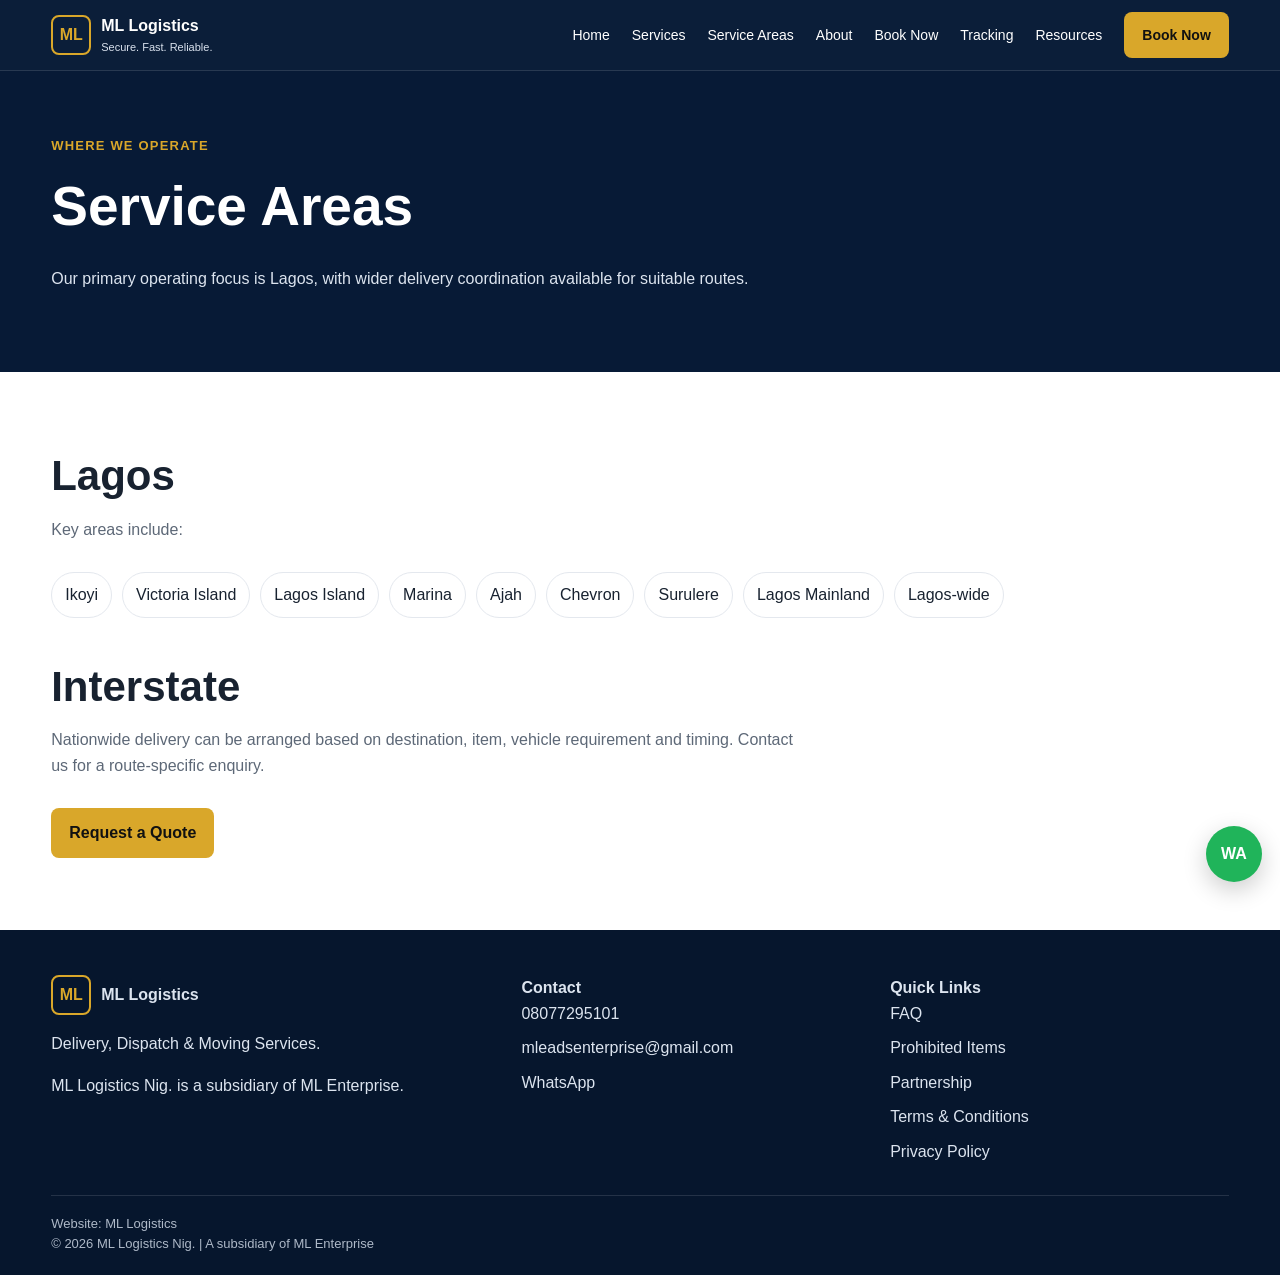
<file: pages/service-areas.html>
<!doctype html>
<html lang="en-NG">
<head>
<meta charset="utf-8"><meta name="viewport" content="width=device-width,initial-scale=1">
<title>Service Areas | ML Logistics</title><meta name="description" content="ML Logistics — Delivery, Dispatch & Moving Services in Lagos.">
<link rel="canonical" href="https://mllogistics-ng.github.io/mllogistics.ng-website/">
<link rel="stylesheet" href="../css/style.css">
<link rel="manifest" href="../site.webmanifest">
<script type="application/ld+json">{"@context":"https://schema.org","@type":"LocalBusiness","name":"ML Logistics Nig.","brand":"ML Logistics","telephone":"+2348077295101","email":"mleadsenterprise@gmail.com","areaServed":["Ikoyi","Victoria Island","Lagos Island","Lagos","Nigeria"],"description":"Delivery, Dispatch & Moving Services."}</script>
</head><body>
<header><div class="container nav"><a class="brand" href="../index.html"><span class="logo">ML</span><span>ML Logistics<small>Secure. Fast. Reliable.</small></span></a>
<button class="menu" aria-label="Open menu" aria-expanded="false">☰</button>
<nav class="navlinks"><a href="../index.html">Home</a><a href="services.html">Services</a><a href="service-areas.html">Service Areas</a><a href="about.html">About</a><a href="book-now.html">Book Now</a><a href="tracking.html">Tracking</a><a href="../resources/index.html">Resources</a><a class="btn" href="book-now.html">Book Now</a></nav></div></header>
<main><div class="page-hero"><div class="container"><div class="eyebrow">Where We Operate</div><h1>Service Areas</h1><p>Our primary operating focus is Lagos, with wider delivery coordination available for suitable routes.</p></div></div><section><div class="container"><div class="section-head"><h2>Lagos</h2><p>Key areas include:</p></div><div class="area-list"><span class="pill">Ikoyi</span><span class="pill">Victoria Island</span><span class="pill">Lagos Island</span><span class="pill">Marina</span><span class="pill">Ajah</span><span class="pill">Chevron</span><span class="pill">Surulere</span><span class="pill">Lagos Mainland</span><span class="pill">Lagos-wide</span></div><div class="section-head" style="margin-top:45px"><h2>Interstate</h2><p>Nationwide delivery can be arranged based on destination, item, vehicle requirement and timing. Contact us for a route-specific enquiry.</p></div><a class="btn" href="book-now.html">Request a Quote</a></div></section></main>
<footer><div class="container footer-grid"><div><div class="brand"><span class="logo">ML</span><span>ML Logistics</span></div><p>Delivery, Dispatch & Moving Services.</p><p>ML Logistics Nig. is a subsidiary of ML Enterprise.</p></div>
<div><strong>Contact</strong><div class="footer-links"><a href="tel:+2348077295101">08077295101</a><a href="mailto:mleadsenterprise@gmail.com">mleadsenterprise@gmail.com</a><a href="https://wa.me/2348077295101">WhatsApp</a></div></div>
<div><strong>Quick Links</strong><div class="footer-links"><a href="faq.html">FAQ</a><a href="prohibited-items.html">Prohibited Items</a><a href="partnership.html">Partnership</a><a href="terms.html">Terms & Conditions</a><a href="privacy-policy.html">Privacy Policy</a></div></div></div>
<div class="container copyright"><div>Website: ML Logistics</div><div>© 2026 ML Logistics Nig. | A subsidiary of ML Enterprise</div></div></footer>
<a class="wa" href="https://wa.me/2348077295101" aria-label="Chat with ML Logistics on WhatsApp">WA</a>
<script src="../js/main.js"></script></body></html>
</file>
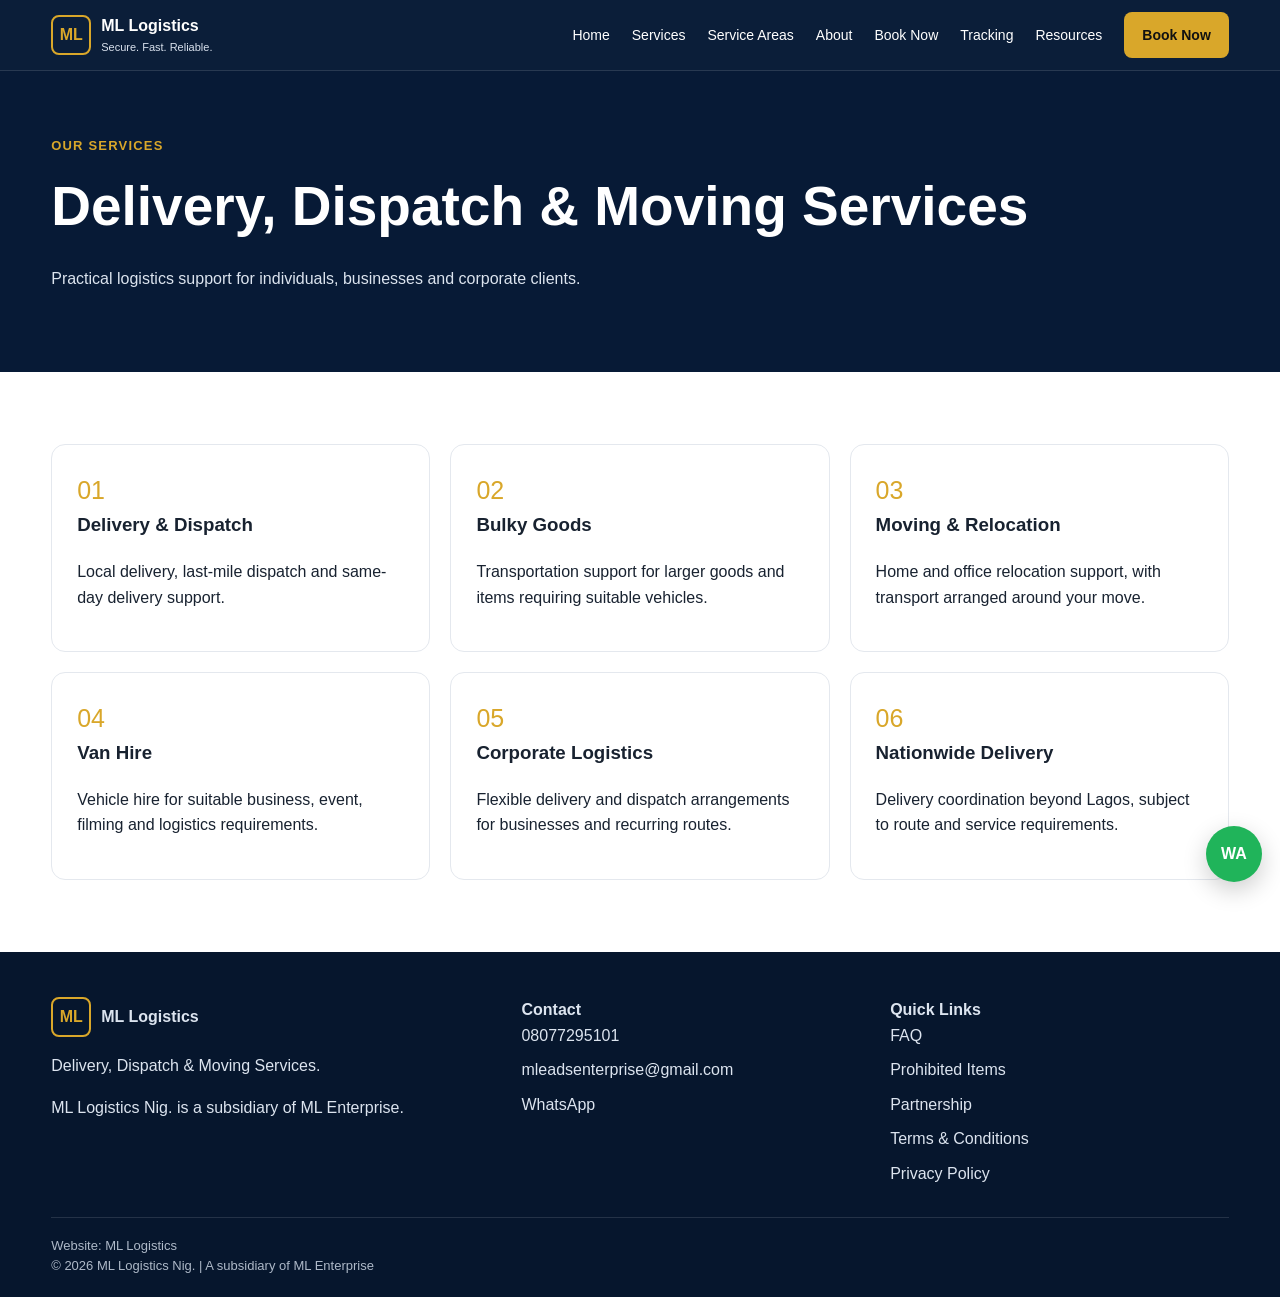
<file: pages/services.html>
<!doctype html>
<html lang="en-NG">
<head>
<meta charset="utf-8"><meta name="viewport" content="width=device-width,initial-scale=1">
<title>Services | ML Logistics</title><meta name="description" content="ML Logistics — Delivery, Dispatch & Moving Services in Lagos.">
<link rel="canonical" href="https://mllogistics-ng.github.io/mllogistics.ng-website/">
<link rel="stylesheet" href="../css/style.css">
<link rel="manifest" href="../site.webmanifest">
<script type="application/ld+json">{"@context":"https://schema.org","@type":"LocalBusiness","name":"ML Logistics Nig.","brand":"ML Logistics","telephone":"+2348077295101","email":"mleadsenterprise@gmail.com","areaServed":["Ikoyi","Victoria Island","Lagos Island","Lagos","Nigeria"],"description":"Delivery, Dispatch & Moving Services."}</script>
</head><body>
<header><div class="container nav"><a class="brand" href="../index.html"><span class="logo">ML</span><span>ML Logistics<small>Secure. Fast. Reliable.</small></span></a>
<button class="menu" aria-label="Open menu" aria-expanded="false">☰</button>
<nav class="navlinks"><a href="../index.html">Home</a><a href="services.html">Services</a><a href="service-areas.html">Service Areas</a><a href="about.html">About</a><a href="book-now.html">Book Now</a><a href="tracking.html">Tracking</a><a href="../resources/index.html">Resources</a><a class="btn" href="book-now.html">Book Now</a></nav></div></header>
<main><div class="page-hero"><div class="container"><div class="eyebrow">Our Services</div><h1>Delivery, Dispatch & Moving Services</h1><p>Practical logistics support for individuals, businesses and corporate clients.</p></div></div><section><div class="container grid">
<div class="card"><div class="icon">01</div><h3>Delivery & Dispatch</h3><p>Local delivery, last-mile dispatch and same-day delivery support.</p></div>
<div class="card"><div class="icon">02</div><h3>Bulky Goods</h3><p>Transportation support for larger goods and items requiring suitable vehicles.</p></div>
<div class="card"><div class="icon">03</div><h3>Moving & Relocation</h3><p>Home and office relocation support, with transport arranged around your move.</p></div>
<div class="card"><div class="icon">04</div><h3>Van Hire</h3><p>Vehicle hire for suitable business, event, filming and logistics requirements.</p></div>
<div class="card"><div class="icon">05</div><h3>Corporate Logistics</h3><p>Flexible delivery and dispatch arrangements for businesses and recurring routes.</p></div>
<div class="card"><div class="icon">06</div><h3>Nationwide Delivery</h3><p>Delivery coordination beyond Lagos, subject to route and service requirements.</p></div>
</div></div></section></main>
<footer><div class="container footer-grid"><div><div class="brand"><span class="logo">ML</span><span>ML Logistics</span></div><p>Delivery, Dispatch & Moving Services.</p><p>ML Logistics Nig. is a subsidiary of ML Enterprise.</p></div>
<div><strong>Contact</strong><div class="footer-links"><a href="tel:+2348077295101">08077295101</a><a href="mailto:mleadsenterprise@gmail.com">mleadsenterprise@gmail.com</a><a href="https://wa.me/2348077295101">WhatsApp</a></div></div>
<div><strong>Quick Links</strong><div class="footer-links"><a href="faq.html">FAQ</a><a href="prohibited-items.html">Prohibited Items</a><a href="partnership.html">Partnership</a><a href="terms.html">Terms & Conditions</a><a href="privacy-policy.html">Privacy Policy</a></div></div></div>
<div class="container copyright"><div>Website: ML Logistics</div><div>© 2026 ML Logistics Nig. | A subsidiary of ML Enterprise</div></div></footer>
<a class="wa" href="https://wa.me/2348077295101" aria-label="Chat with ML Logistics on WhatsApp">WA</a>
<script src="../js/main.js"></script></body></html>
</file>
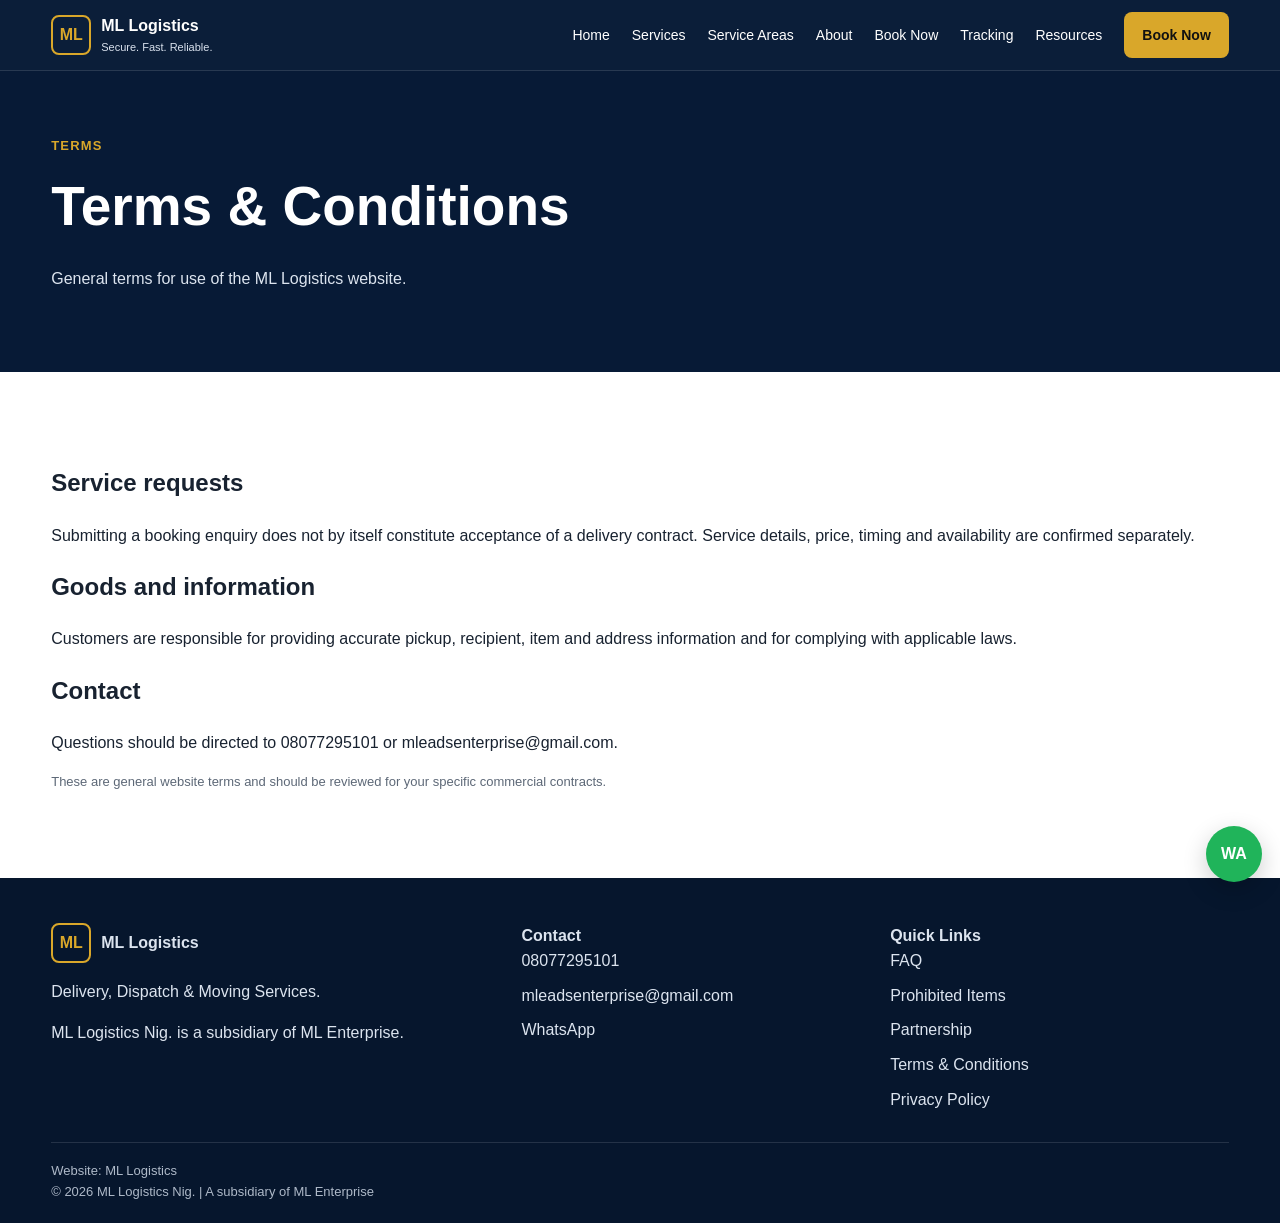
<file: pages/terms.html>
<!doctype html>
<html lang="en-NG">
<head>
<meta charset="utf-8"><meta name="viewport" content="width=device-width,initial-scale=1">
<title>Terms & Conditions | ML Logistics</title><meta name="description" content="ML Logistics — Delivery, Dispatch & Moving Services in Lagos.">
<link rel="canonical" href="https://mllogistics-ng.github.io/mllogistics.ng-website/">
<link rel="stylesheet" href="../css/style.css">
<link rel="manifest" href="../site.webmanifest">
<script type="application/ld+json">{"@context":"https://schema.org","@type":"LocalBusiness","name":"ML Logistics Nig.","brand":"ML Logistics","telephone":"+2348077295101","email":"mleadsenterprise@gmail.com","areaServed":["Ikoyi","Victoria Island","Lagos Island","Lagos","Nigeria"],"description":"Delivery, Dispatch & Moving Services."}</script>
</head><body>
<header><div class="container nav"><a class="brand" href="../index.html"><span class="logo">ML</span><span>ML Logistics<small>Secure. Fast. Reliable.</small></span></a>
<button class="menu" aria-label="Open menu" aria-expanded="false">☰</button>
<nav class="navlinks"><a href="../index.html">Home</a><a href="services.html">Services</a><a href="service-areas.html">Service Areas</a><a href="about.html">About</a><a href="book-now.html">Book Now</a><a href="tracking.html">Tracking</a><a href="../resources/index.html">Resources</a><a class="btn" href="book-now.html">Book Now</a></nav></div></header>
<main><div class="page-hero"><div class="container"><div class="eyebrow">Terms</div><h1>Terms & Conditions</h1><p>General terms for use of the ML Logistics website.</p></div></div><section><div class="container"><h2>Service requests</h2><p>Submitting a booking enquiry does not by itself constitute acceptance of a delivery contract. Service details, price, timing and availability are confirmed separately.</p><h2>Goods and information</h2><p>Customers are responsible for providing accurate pickup, recipient, item and address information and for complying with applicable laws.</p><h2>Contact</h2><p>Questions should be directed to 08077295101 or mleadsenterprise@gmail.com.</p><p class="note">These are general website terms and should be reviewed for your specific commercial contracts.</p></div></section></main>
<footer><div class="container footer-grid"><div><div class="brand"><span class="logo">ML</span><span>ML Logistics</span></div><p>Delivery, Dispatch & Moving Services.</p><p>ML Logistics Nig. is a subsidiary of ML Enterprise.</p></div>
<div><strong>Contact</strong><div class="footer-links"><a href="tel:+2348077295101">08077295101</a><a href="mailto:mleadsenterprise@gmail.com">mleadsenterprise@gmail.com</a><a href="https://wa.me/2348077295101">WhatsApp</a></div></div>
<div><strong>Quick Links</strong><div class="footer-links"><a href="faq.html">FAQ</a><a href="prohibited-items.html">Prohibited Items</a><a href="partnership.html">Partnership</a><a href="terms.html">Terms & Conditions</a><a href="privacy-policy.html">Privacy Policy</a></div></div></div>
<div class="container copyright"><div>Website: ML Logistics</div><div>© 2026 ML Logistics Nig. | A subsidiary of ML Enterprise</div></div></footer>
<a class="wa" href="https://wa.me/2348077295101" aria-label="Chat with ML Logistics on WhatsApp">WA</a>
<script src="../js/main.js"></script></body></html>
</file>
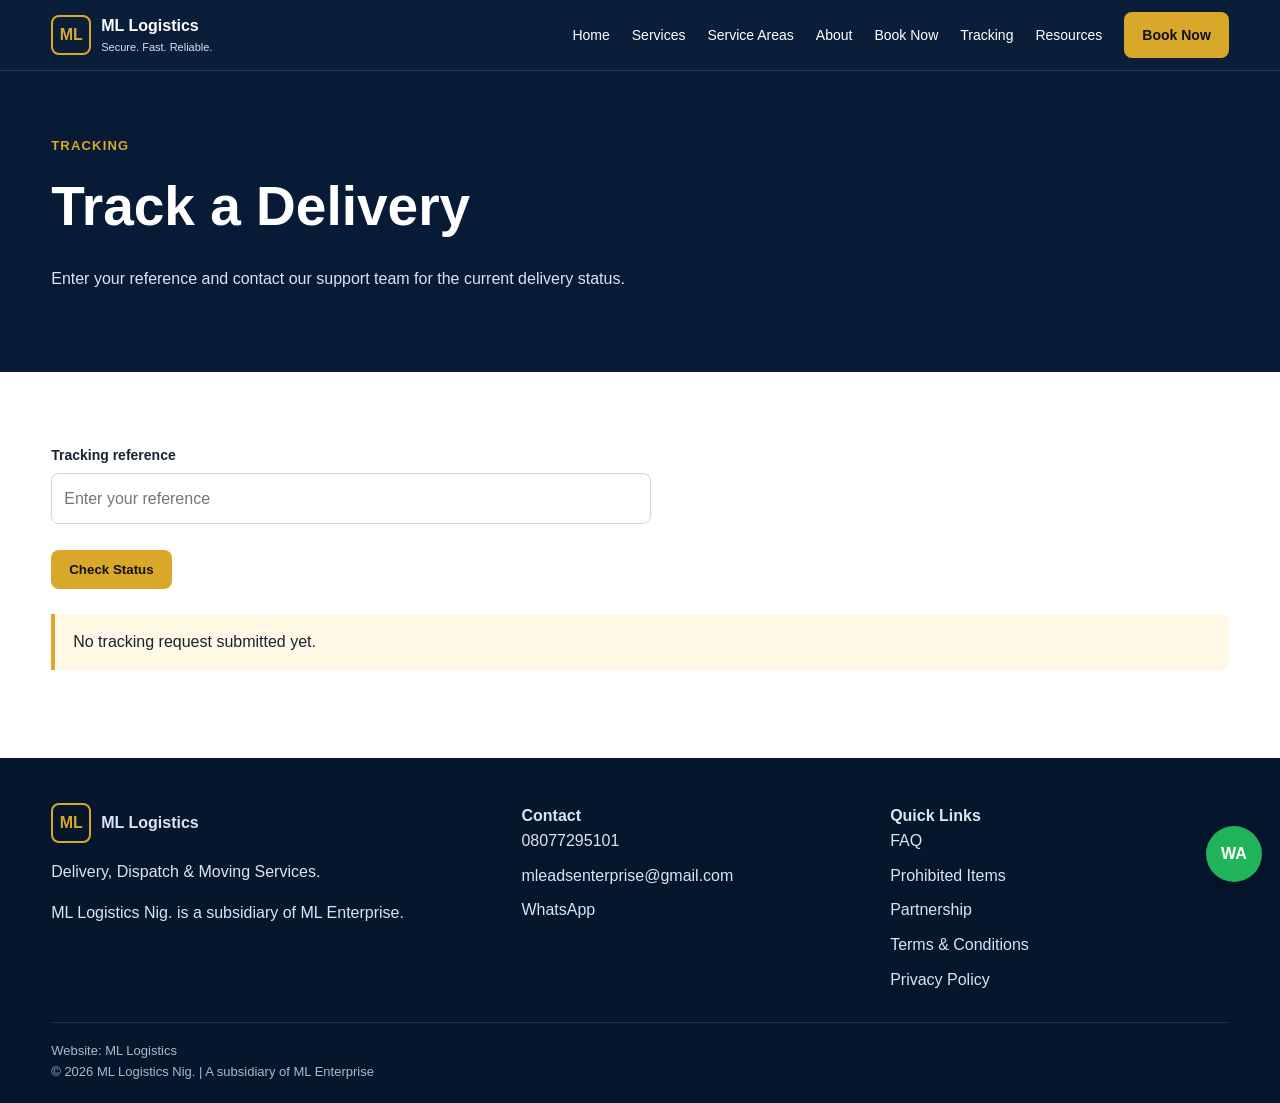
<file: pages/tracking.html>
<!doctype html>
<html lang="en-NG">
<head>
<meta charset="utf-8"><meta name="viewport" content="width=device-width,initial-scale=1">
<title>Tracking | ML Logistics</title><meta name="description" content="ML Logistics — Delivery, Dispatch & Moving Services in Lagos.">
<link rel="canonical" href="https://mllogistics-ng.github.io/mllogistics.ng-website/">
<link rel="stylesheet" href="../css/style.css">
<link rel="manifest" href="../site.webmanifest">
<script type="application/ld+json">{"@context":"https://schema.org","@type":"LocalBusiness","name":"ML Logistics Nig.","brand":"ML Logistics","telephone":"+2348077295101","email":"mleadsenterprise@gmail.com","areaServed":["Ikoyi","Victoria Island","Lagos Island","Lagos","Nigeria"],"description":"Delivery, Dispatch & Moving Services."}</script>
</head><body>
<header><div class="container nav"><a class="brand" href="../index.html"><span class="logo">ML</span><span>ML Logistics<small>Secure. Fast. Reliable.</small></span></a>
<button class="menu" aria-label="Open menu" aria-expanded="false">☰</button>
<nav class="navlinks"><a href="../index.html">Home</a><a href="services.html">Services</a><a href="service-areas.html">Service Areas</a><a href="about.html">About</a><a href="book-now.html">Book Now</a><a href="tracking.html">Tracking</a><a href="../resources/index.html">Resources</a><a class="btn" href="book-now.html">Book Now</a></nav></div></header>
<main><div class="page-hero"><div class="container"><div class="eyebrow">Tracking</div><h1>Track a Delivery</h1><p>Enter your reference and contact our support team for the current delivery status.</p></div></div><section><div class="container"><form onsubmit="trackRequest(event)" style="max-width:600px"><div class="field"><label>Tracking reference</label><input id="tracking-id" required placeholder="Enter your reference"></div><br><button class="btn" type="submit">Check Status</button></form><p id="track-result" class="notice" style="margin-top:25px">No tracking request submitted yet.</p></div></section></main>
<footer><div class="container footer-grid"><div><div class="brand"><span class="logo">ML</span><span>ML Logistics</span></div><p>Delivery, Dispatch & Moving Services.</p><p>ML Logistics Nig. is a subsidiary of ML Enterprise.</p></div>
<div><strong>Contact</strong><div class="footer-links"><a href="tel:+2348077295101">08077295101</a><a href="mailto:mleadsenterprise@gmail.com">mleadsenterprise@gmail.com</a><a href="https://wa.me/2348077295101">WhatsApp</a></div></div>
<div><strong>Quick Links</strong><div class="footer-links"><a href="faq.html">FAQ</a><a href="prohibited-items.html">Prohibited Items</a><a href="partnership.html">Partnership</a><a href="terms.html">Terms & Conditions</a><a href="privacy-policy.html">Privacy Policy</a></div></div></div>
<div class="container copyright"><div>Website: ML Logistics</div><div>© 2026 ML Logistics Nig. | A subsidiary of ML Enterprise</div></div></footer>
<a class="wa" href="https://wa.me/2348077295101" aria-label="Chat with ML Logistics on WhatsApp">WA</a>
<script src="../js/main.js"></script></body></html>
</file>
<file: css/style.css>
:root{--navy:#071a36;--navy2:#0d2a52;--gold:#d9a72a;--white:#fff;--ink:#182230;--muted:#5d6877;--light:#f5f7fa;--border:#e4e8ee;--max:1180px}
*{box-sizing:border-box}html{scroll-behavior:smooth}body{margin:0;font-family:Arial,Helvetica,sans-serif;color:var(--ink);line-height:1.6;background:#fff}a{color:inherit}img{max-width:100%;height:auto} .container{width:min(92%,var(--max));margin:auto}
header{position:sticky;top:0;z-index:20;background:rgba(7,26,54,.98);color:#fff;border-bottom:1px solid rgba(255,255,255,.12)}
.nav{min-height:70px;display:flex;align-items:center;justify-content:space-between;gap:20px}.brand{display:flex;align-items:center;gap:10px;text-decoration:none;font-weight:800}.logo{width:40px;height:40px;border:2px solid var(--gold);display:grid;place-items:center;color:var(--gold);font-weight:900;border-radius:8px}.brand small{display:block;font-weight:500;color:#d9e1ed;font-size:11px}
.navlinks{display:flex;gap:22px;align-items:center}.navlinks a{text-decoration:none;font-size:14px}.navlinks a:hover{color:var(--gold)}.menu{display:none;background:none;border:0;color:#fff;font-size:28px}
.btn{display:inline-block;background:var(--gold);color:#111;text-decoration:none;border:0;border-radius:8px;padding:12px 18px;font-weight:800;cursor:pointer}.btn.alt{background:#fff;color:var(--navy)}.btn.outline{background:transparent;color:#fff;border:1px solid var(--gold)}
.hero{background:linear-gradient(135deg,var(--navy),var(--navy2));color:#fff;padding:92px 0 80px}.hero-grid{display:grid;grid-template-columns:1.25fr .75fr;gap:45px;align-items:center}.eyebrow{color:var(--gold);font-weight:800;text-transform:uppercase;letter-spacing:1.2px;font-size:13px}.hero h1{font-size:clamp(38px,6vw,68px);line-height:1.05;margin:14px 0}.hero p{font-size:18px;color:#e3eaf3;max-width:700px}.actions{display:flex;gap:12px;flex-wrap:wrap;margin-top:25px}.hero-card{border:1px solid rgba(255,255,255,.18);padding:28px;border-radius:16px;background:rgba(255,255,255,.06)}.hero-card strong{display:block;font-size:22px;color:var(--gold)}
section{padding:72px 0}.section-head{max-width:750px;margin-bottom:30px}.section-head h2{font-size:clamp(28px,4vw,42px);line-height:1.15;margin:8px 0}.section-head p{color:var(--muted)}
.grid{display:grid;grid-template-columns:repeat(3,1fr);gap:20px}.card{border:1px solid var(--border);border-radius:14px;padding:25px;background:#fff}.card h3{margin-top:0}.icon{font-size:25px;color:var(--gold)}.light{background:var(--light)}
.steps{counter-reset:step}.step{position:relative;padding-left:58px}.step:before{counter-increment:step;content:counter(step);position:absolute;left:0;top:0;width:38px;height:38px;border-radius:50%;display:grid;place-items:center;background:var(--navy);color:var(--gold);font-weight:900}
.area-list{display:flex;flex-wrap:wrap;gap:10px}.pill{border:1px solid var(--border);padding:9px 13px;border-radius:999px;background:#fff}
.form{display:grid;grid-template-columns:1fr 1fr;gap:16px}.field{display:flex;flex-direction:column;gap:6px}.field.full{grid-column:1/-1}label{font-weight:700;font-size:14px}input,select,textarea{font:inherit;padding:12px;border:1px solid #cfd6df;border-radius:8px;background:#fff}textarea{min-height:120px;resize:vertical}.note{font-size:13px;color:var(--muted)}
.cta{background:var(--navy);color:#fff;border-radius:18px;padding:45px}.cta p{color:#d9e1ed}
footer{background:#06162d;color:#dce4ef;padding:45px 0 20px}.footer-grid{display:grid;grid-template-columns:1.3fr 1fr 1fr;gap:30px}.footer-links{display:flex;flex-direction:column;gap:9px}.footer-links a{text-decoration:none;color:#dce4ef}.footer-links a:hover{color:var(--gold)}.copyright{border-top:1px solid rgba(255,255,255,.12);margin-top:30px;padding-top:18px;font-size:13px;color:#aeb9c8}.wa{position:fixed;right:18px;bottom:18px;background:#20b45a;color:#fff;width:56px;height:56px;border-radius:50%;display:grid;place-items:center;text-decoration:none;font-weight:900;box-shadow:0 8px 25px rgba(0,0,0,.2);z-index:30}
.page-hero{background:var(--navy);color:#fff;padding:65px 0}.page-hero h1{font-size:clamp(34px,5vw,55px);margin:5px 0}.page-hero p{color:#dce4ef;max-width:760px}.list{padding-left:20px}.notice{border-left:4px solid var(--gold);background:#fff8e7;padding:15px 18px;border-radius:0 8px 8px 0}
@media(max-width:800px){.navlinks{display:none;position:absolute;left:0;right:0;top:70px;background:var(--navy);padding:18px 4%;flex-direction:column;align-items:flex-start;border-top:1px solid rgba(255,255,255,.1)}.navlinks.open{display:flex}.menu{display:block}.hero-grid,.grid,.footer-grid{grid-template-columns:1fr}.form{grid-template-columns:1fr}.field.full{grid-column:auto}.hero{padding:65px 0}.hero-card{margin-top:10px}}
</file>
